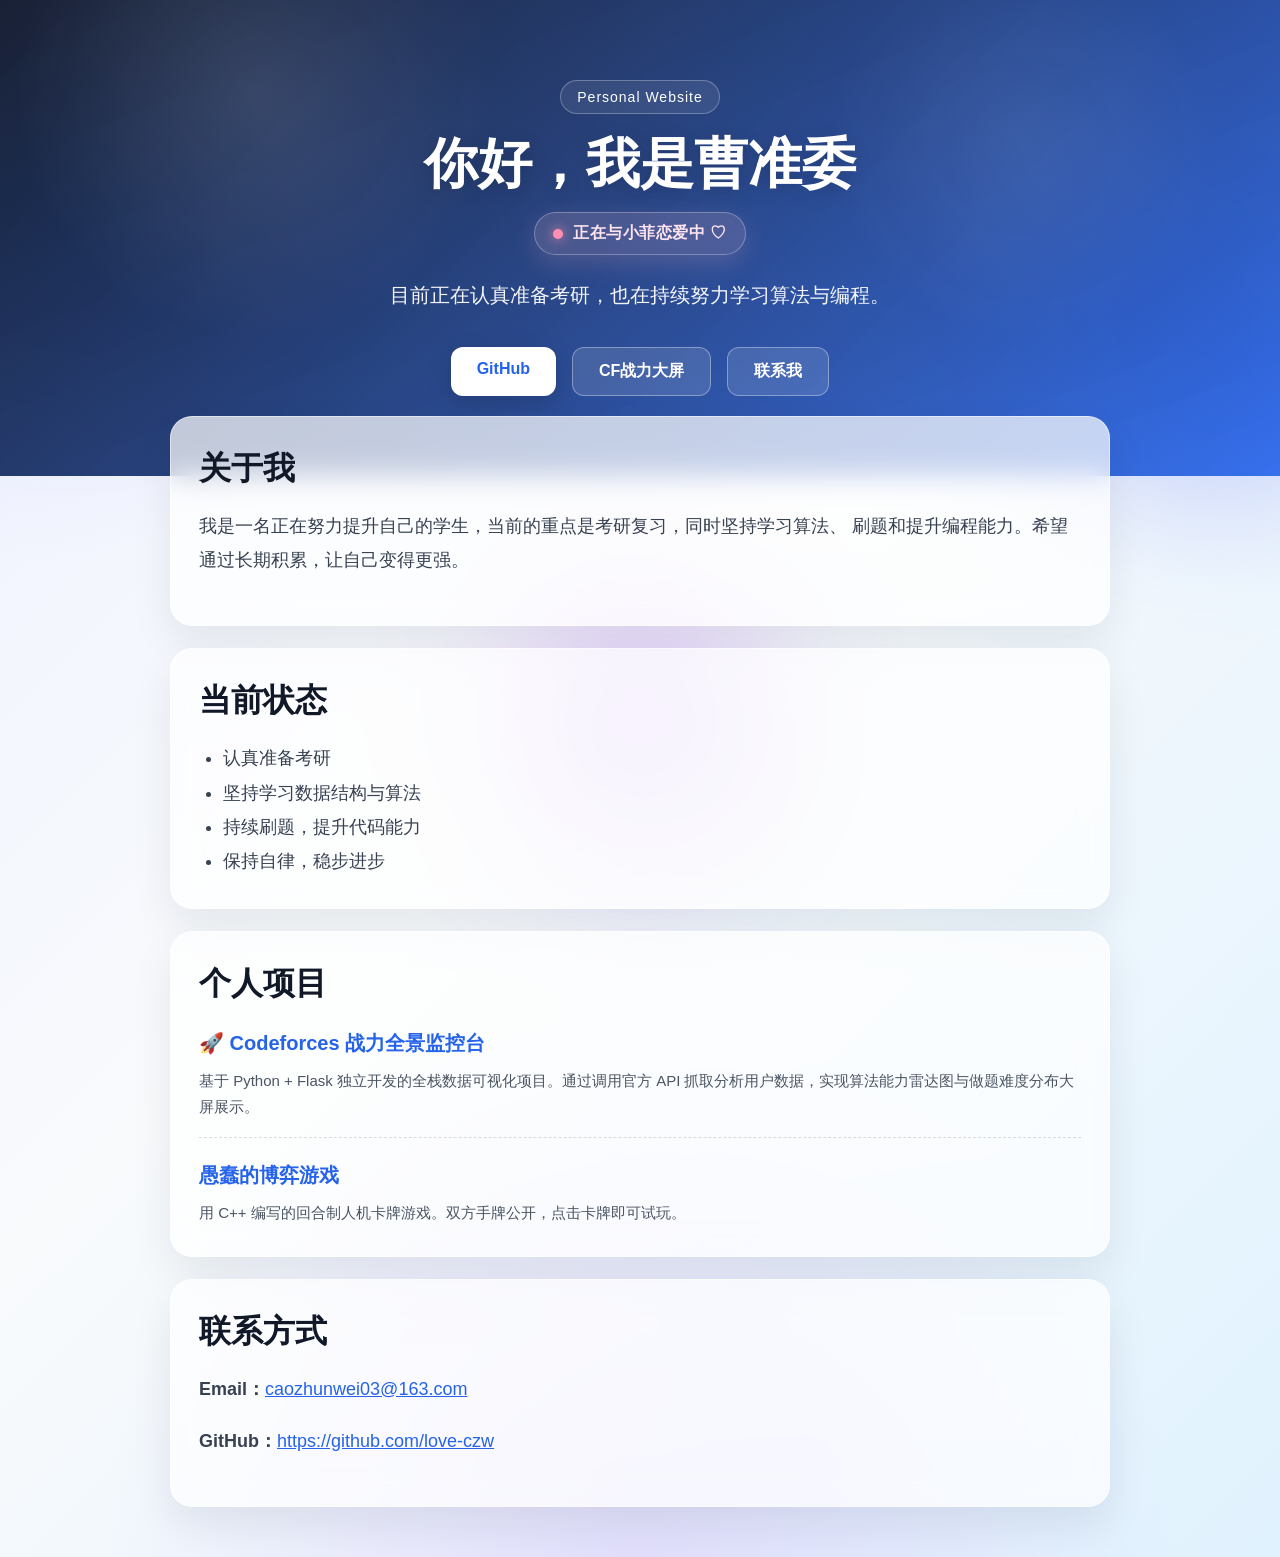
<file: index.html>
<!DOCTYPE html>
<html lang="zh-CN">
<head>
  <meta charset="UTF-8" />
  <meta name="viewport" content="width=device-width, initial-scale=1.0" />
  <title>曹准委 | 个人网站</title>
  <link rel="stylesheet" href="style.css" />
</head>
<body>
  <div class="bg-decoration bg-1"></div>
  <div class="bg-decoration bg-2"></div>
  <div class="bg-decoration bg-3"></div>

  <header class="hero">
    <div class="hero-overlay"></div>
    <div class="hero-content">
      <p class="hero-tag">Personal Website</p>
        <h1>你好，我是曹准委</h1>

        <div class="love-badge">
          <span class="love-dot"></span>
            正在与小菲恋爱中 ♡
        </div>

      <p class="hero-desc">
        目前正在认真准备考研，也在持续努力学习算法与编程。
      </p>

      <div class="hero-actions">
        <a class="btn btn-primary" href="https://github.com/love-czw" target="_blank">GitHub</a>
        <a class="btn btn-secondary" href="https://cf.caozhunwei.com" target="_blank">CF战力大屏</a>
        <a class="btn btn-secondary" href="mailto:caozhunwei03@163.com">联系我</a>
      </div>
    </div>
  </header>

  <main class="container">
    <section class="card">
      <h2>关于我</h2>
      <p>
        我是一名正在努力提升自己的学生，当前的重点是考研复习，同时坚持学习算法、
        刷题和提升编程能力。希望通过长期积累，让自己变得更强。
      </p>
    </section>

    <section class="card">
      <h2>当前状态</h2>
      <ul>
        <li>认真准备考研</li>
        <li>坚持学习数据结构与算法</li>
        <li>持续刷题，提升代码能力</li>
        <li>保持自律，稳步进步</li>
      </ul>
    </section>

    <section class="card">
      <h2>个人项目</h2>
      <ul class="project-list">
        <li>
          <a href="https://cf.caozhunwei.com" target="_blank" class="project-title">🚀 Codeforces 战力全景监控台</a>
          <span class="project-desc">基于 Python + Flask 独立开发的全栈数据可视化项目。通过调用官方 API 抓取分析用户数据，实现算法能力雷达图与做题难度分布大屏展示。</span>
        </li>
        <li>
          <a href="./game/?v=boss-1" class="project-title">愚蠢的博弈游戏</a>
          <span class="project-desc">用 C++ 编写的回合制人机卡牌游戏。双方手牌公开，点击卡牌即可试玩。</span>
        </li>
      </ul>
    </section>

    <section class="card">
      <h2>联系方式</h2>
      <p><strong>Email：</strong><a href="mailto:caozhunwei03@163.com">caozhunwei03@163.com</a></p>
      <p><strong>GitHub：</strong><a href="https://github.com/love-czw" target="_blank">https://github.com/love-czw</a></p>
    </section>
  </main>
</body>
</html>
</file>
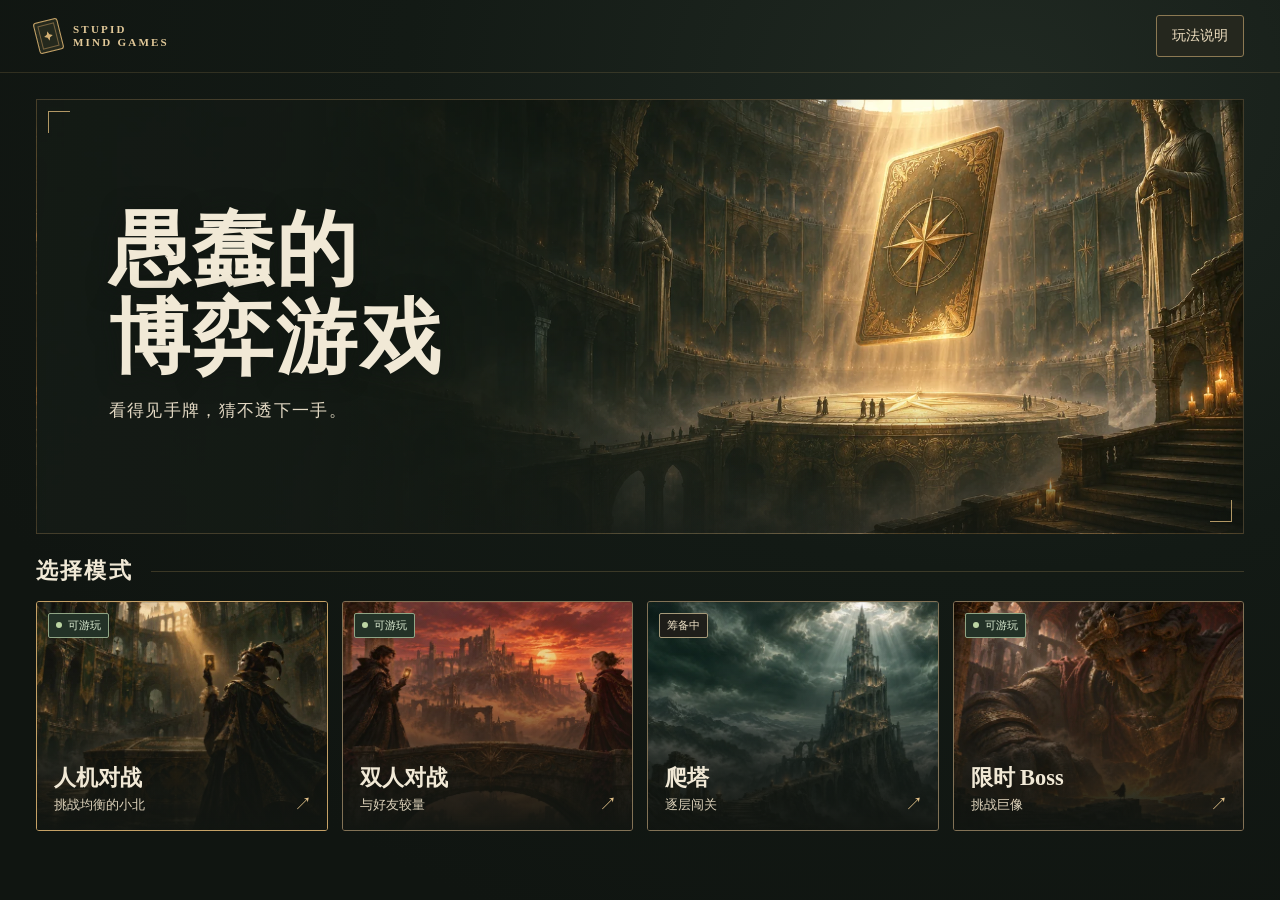
<file: game/index.html>
<!doctype html>
<html lang="zh-CN">
<head>
  <meta charset="utf-8">
  <meta name="viewport" content="width=device-width, initial-scale=1">
  <meta name="theme-color" content="#111613">
  <meta name="description" content="愚蠢的博弈游戏。手牌公开，行动暗选。选一张牌，和均衡的小北较量。">
  <title>愚蠢的博弈游戏</title>
  <link rel="icon" type="image/png" href="assets/shield-strike.png">
  <link rel="stylesheet" href="lobby.css?v=boss-1">
  <script src="lobby.js?v=boss-1" defer></script>
</head>
<body>
  <header class="topbar">
    <div class="frame topbar-inner">
      <div class="wordmark">
        <span class="seal" aria-hidden="true"></span>
        <span lang="en">STUPID<br>MIND GAMES</span>
      </div>
      <button class="rules-button" type="button" data-dialog="rules">玩法说明</button>
    </div>
  </header>

  <main class="frame lobby">
    <section class="hero" aria-labelledby="game-title">
      <div class="hero-content">
        <h1 id="game-title"><span>愚蠢的</span><span>博弈游戏</span></h1>
        <p>看得见手牌，猜不透下一手。</p>
      </div>
    </section>

    <section class="modes" aria-labelledby="modes-title">
      <h2 id="modes-title">选择模式</h2>
      <div class="mode-grid">
        <a class="mode mode-ai" href="battle.html?v=boss-1" aria-labelledby="ai-label" aria-describedby="ai-detail">
          <span class="mode-art"></span>
          <span class="mode-status"><i aria-hidden="true"></i>可游玩</span>
          <span class="mode-copy">
            <strong id="ai-label">人机对战</strong>
            <span id="ai-detail">挑战均衡的小北</span>
          </span>
          <span class="mode-arrow" aria-hidden="true">↗</span>
        </a>
        <a class="mode mode-duel" href="battle.html?mode=pvp&amp;v=boss-1"
           aria-labelledby="duel-label" aria-describedby="duel-status">
          <span class="mode-art"></span>
          <span class="mode-status" id="duel-status"><i aria-hidden="true"></i>可游玩</span>
          <span class="mode-copy">
            <strong id="duel-label">双人对战</strong>
            <span>与好友较量</span>
          </span>
          <span class="mode-arrow" aria-hidden="true">↗</span>
        </a>
        <button class="mode mode-tower" type="button" data-dialog="tower"
                aria-labelledby="tower-label" aria-describedby="tower-status">
          <span class="mode-art"></span>
          <span class="mode-status" id="tower-status">筹备中</span>
          <span class="mode-copy">
            <strong id="tower-label">爬塔</strong>
            <span>逐层闯关</span>
          </span>
          <span class="mode-arrow" aria-hidden="true">↗</span>
        </button>
        <a class="mode mode-boss" href="boss.html?v=boss-1"
                aria-labelledby="boss-label" aria-describedby="boss-status">
          <span class="mode-art"></span>
          <span class="mode-status" id="boss-status"><i aria-hidden="true"></i>可游玩</span>
          <span class="mode-copy">
            <strong id="boss-label">限时 Boss</strong>
            <span>挑战巨像</span>
          </span>
          <span class="mode-arrow" aria-hidden="true">↗</span>
        </a>
      </div>
    </section>
  </main>

  <dialog id="lobby-dialog" aria-labelledby="dialog-title" aria-describedby="dialog-description">
    <div class="dialog-art" aria-hidden="true"></div>
    <div class="dialog-body">
      <h2 id="dialog-title"></h2>
      <p id="dialog-description"></p>
      <form method="dialog">
        <button class="rules-button" type="submit" autofocus>关闭</button>
      </form>
    </div>
  </dialog>
</body>
</html>
</file>
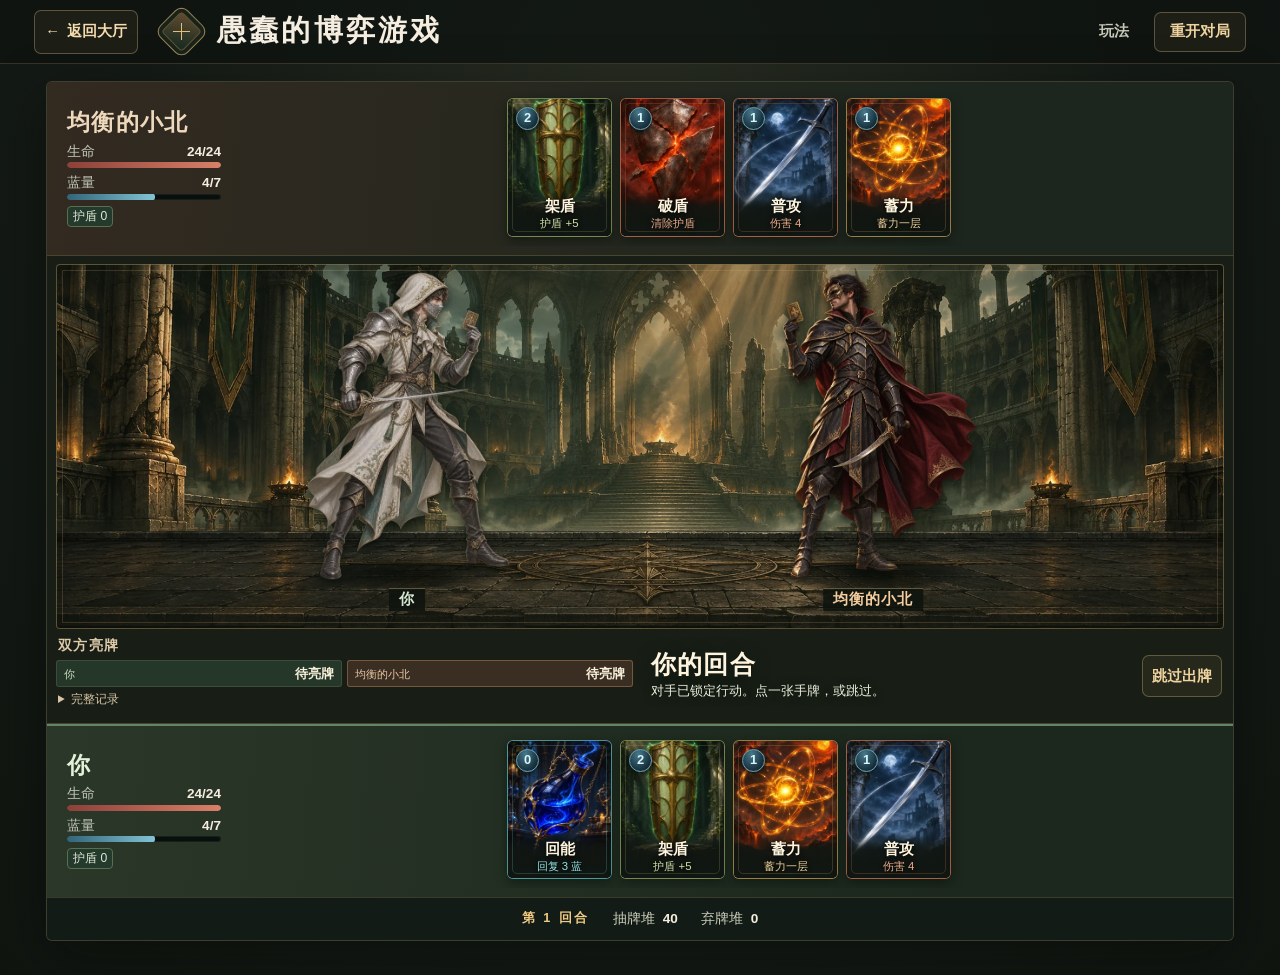
<file: game/battle.html>
<!doctype html>
<html lang="zh-CN">
<head>
  <meta charset="utf-8">
  <meta name="viewport" content="width=device-width, initial-scale=1">
  <meta name="theme-color" content="#101714">
  <meta name="room-server" content="https://131.143.181.87:8443">
  <meta name="description" content="愚蠢的博弈游戏是一款回合制人机卡牌游戏。看见对手的牌，再猜它下一手怎么打。">
  <title>人机对战 · 愚蠢的博弈游戏</title>
  <link rel="icon" type="image/png" href="assets/shield-strike.png">
  <link rel="stylesheet" href="styles.css?v=epic-3">
  <link rel="stylesheet" href="duel.css?v=hand-shield-1">
  <link rel="stylesheet" href="duel-effects.css?v=epic-3">
  <link rel="stylesheet" href="result.css?v=epic-4">
  <link rel="stylesheet" href="room.css?v=rooms-1">
  <script type="module" src="app.js?v=boss-1"></script>
</head>
<body class="duel-page">
  <header class="masthead">
    <div class="masthead-inner">
      <div class="masthead-identity">
        <a class="button button-outline battle-home" href="./?v=boss-1">
          <span aria-hidden="true">←</span> 返回大厅
        </a>
        <div class="brand">
          <span class="brand-mark" aria-hidden="true"><i></i><i></i></span>
          <h1>愚蠢的博弈游戏</h1>
        </div>
      </div>
      <div class="header-actions">
        <button class="button button-quiet" id="show-rules" type="button">玩法</button>
        <button class="button button-outline" id="restart" type="button" disabled>重开对局</button>
      </div>
    </div>
  </header>

  <main class="game-layout">
    <section class="room-panel" id="room-panel" aria-labelledby="room-title" hidden>
      <div class="room-front">
        <h2 id="room-title">双人对战</h2>
        <div id="room-access">
          <button class="button button-primary" id="room-create" type="button">创建房间</button>
          <form class="room-join" id="room-join">
            <label for="room-input">输入好友的房间码</label>
            <div class="room-field">
              <input id="room-input" name="room" type="text" maxlength="6" spellcheck="false"
                     autocomplete="off" autocapitalize="characters">
              <button class="button button-outline" type="submit">加入房间</button>
            </div>
          </form>
        </div>
        <div id="room-waiting" hidden>
          <p class="room-ticket">房间码 <strong id="room-code"></strong></p>
          <label for="room-link">邀请链接</label>
          <div class="room-field">
            <input id="room-link" type="text" readonly>
            <button class="button button-outline" id="room-copy" type="button">复制邀请</button>
          </div>
        </div>
        <p id="room-message" class="room-message" role="status"></p>
      </div>
    </section>
    <div class="room-hud" id="room-hud" hidden>
      <span id="room-hud-status">正在连接房间</span>
    </div>
    <section class="board" id="board" aria-label="卡牌战场" data-phase="loading">
      <section class="fighter fighter-computer" aria-labelledby="computer-title">
        <div class="fighter-profile">
          <h2 id="computer-title">均衡的小北</h2>
          <div id="computer-stats" class="fighter-stats"></div>
        </div>
        <div id="computer-hand" class="hand opponent-hand" aria-label="均衡的小北的手牌"></div>
      </section>

      <section class="arena" aria-label="对战区">
        <div class="duel-stage" aria-hidden="true">
          <div class="duel-unit" data-side="player">
            <div class="duel-shadow"></div>
            <div class="duel-sprite">
              <div class="fighter-charge"></div>
              <div class="duel-figure">
                <img src="assets/duel/player.webp" alt="" draggable="false">
                <div class="fighter-shield"></div>
              </div>
            </div>
            <div class="duel-ward"></div>
            <span class="duel-name">你</span>
          </div>
          <div class="duel-unit" data-side="computer">
            <div class="duel-shadow"></div>
            <div class="duel-sprite">
              <div class="fighter-charge"></div>
              <div class="duel-figure">
                <img src="assets/duel/computer.webp" alt="" draggable="false">
                <div class="fighter-shield"></div>
              </div>
            </div>
            <div class="duel-ward"></div>
            <span class="duel-name" id="duel-opponent-name">均衡的小北</span>
          </div>
          <div class="duel-effects"></div>
        </div>
        <section class="journal" aria-labelledby="journal-title">
          <div class="journal-head">
            <h2 id="journal-title">双方亮牌</h2>
          </div>
          <div class="recent-moves" aria-label="最近一次双方亮牌" aria-live="polite">
            <div class="recent-move recent-player">
              <span>你</span>
              <strong id="latest-player">待亮牌</strong>
            </div>
            <div class="recent-move recent-computer">
              <span id="recent-opponent-name">均衡的小北</span>
              <strong id="latest-computer">待亮牌</strong>
            </div>
          </div>
          <details class="journal-history">
            <summary>完整记录</summary>
            <div id="journal-scroll" class="journal-scroll" tabindex="0" aria-label="历史出牌">
              <ol class="journal-events" id="journal-events"></ol>
            </div>
          </details>
          <p class="notice" id="notice" role="status" hidden></p>
        </section>
        <div class="arena-center">
          <h2 id="phase-title" aria-live="polite" tabindex="-1">准备对局</h2>
          <p id="phase-detail" class="phase-detail">正在载入对局。</p>
          <button type="button" id="pass" class="button button-pass" hidden>跳过出牌</button>
          <button type="button" id="play-again" class="button button-primary" hidden>再开一局</button>
          <button type="button" id="retry" class="button button-outline" hidden>重新载入</button>
        </div>
      </section>

      <section class="fighter fighter-player" aria-labelledby="player-title">
        <div class="fighter-profile">
          <h2 id="player-title">你</h2>
          <div id="player-stats" class="fighter-stats"></div>
        </div>
        <div id="player-hand" class="hand player-hand" aria-label="你的手牌"></div>
      </section>
      <footer class="table-info" aria-label="回合与牌堆信息">
        <span class="turn-label" id="turn-label">第 1 回合</span>
        <span>抽牌堆 <strong id="draw-count">—</strong></span>
        <span>弃牌堆 <strong id="discard-count">—</strong></span>
      </footer>
    </section>

  </main>

  <dialog id="battle-result" aria-labelledby="result-title" aria-describedby="result-detail">
    <form class="result-review" method="dialog">
      <button class="button button-quiet" id="result-review" type="submit" autofocus>查看对局</button>
    </form>
    <div class="result-banner">
      <h2 id="result-title" lang="en"></h2>
      <p id="result-detail"></p>
      <div class="result-actions">
        <button class="button button-primary" id="result-replay" type="button">再开一局</button>
        <a class="button button-outline" id="result-home" href="./?v=boss-1">返回大厅</a>
      </div>
    </div>
  </dialog>

  <dialog id="rules">
    <div class="rules-head">
      <h2>玩法</h2>
      <form method="dialog">
        <button class="button button-quiet" type="submit">关闭</button>
      </form>
    </div>
    <p id="rules-choice">双方各 24 点血、4 点初始蓝，手牌公开。每轮开始，电脑根据双方手牌暗中锁定一张牌或跳过，然后由你选择。你选定后，双方同时亮牌。</p>
    <p id="rules-order">格挡在亮牌时对双方同时生效，本轮结束时失效。其余牌先结算你的行动，再结算电脑的行动。生命降到 0 时立即结束。各自在回合末回 1 蓝、摸 1 张，超过 6 张就弃至 6 张。</p>
    <p>蓝量上限 7，护盾先吸收伤害。牌堆摸空时，洗回弃牌堆。先把对手打到 0 血就赢。</p>
    <div class="rules-list" id="rules-list"></div>
    <a class="credit-link" href="credits.html?v=boss-1">查看美术素材来源</a>
  </dialog>
</body>
</html>
</file>
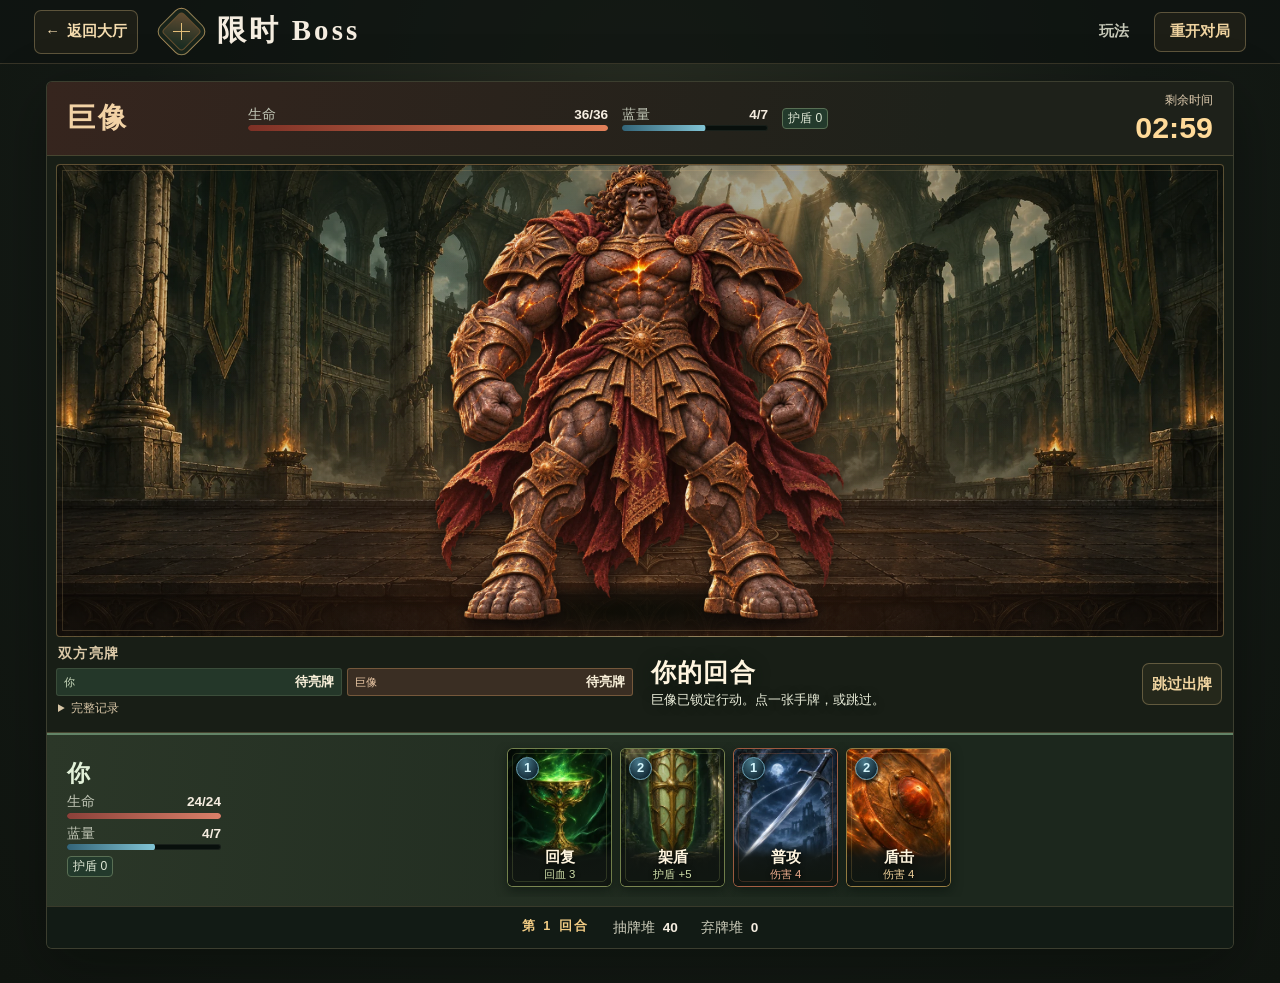
<file: game/boss.html>
<!doctype html>
<html lang="zh-CN">
<head>
  <meta charset="utf-8">
  <meta name="viewport" content="width=device-width, initial-scale=1">
  <meta name="theme-color" content="#101714">
  <meta name="description" content="三分钟内击败巨像。巨像的行动会在你出牌后揭晓。">
  <title>限时 Boss · 愚蠢的博弈游戏</title>
  <link rel="icon" type="image/png" href="assets/shield-strike.png">
  <link rel="stylesheet" href="styles.css?v=epic-3">
  <link rel="stylesheet" href="duel.css?v=hand-shield-1">
  <link rel="stylesheet" href="duel-effects.css?v=epic-3">
  <link rel="stylesheet" href="result.css?v=epic-4">
  <link rel="stylesheet" href="boss.css?v=boss-1">
  <script type="module" src="app.js?v=boss-1"></script>
</head>
<body class="duel-page boss-page">
  <header class="masthead">
    <div class="masthead-inner">
      <div class="masthead-identity">
        <a class="button button-outline battle-home" href="./?v=boss-1">
          <span aria-hidden="true">←</span> 返回大厅
        </a>
        <div class="brand">
          <span class="brand-mark" aria-hidden="true"><i></i><i></i></span>
          <h1>限时 Boss</h1>
        </div>
      </div>
      <div class="header-actions">
        <button class="button button-quiet" id="show-rules" type="button">玩法</button>
        <button class="button button-outline" id="restart" type="button" disabled>重开对局</button>
      </div>
    </div>
  </header>

  <main class="game-layout">
    <section class="board" id="board" aria-label="巨像战场" data-phase="loading">
      <section class="fighter fighter-computer boss-hud" aria-labelledby="computer-title">
        <h2 id="computer-title">巨像</h2>
        <div id="computer-stats" class="fighter-stats" hidden></div>
        <div class="boss-clock">
          <span id="boss-time-label">剩余时间</span>
          <strong id="boss-time" role="timer" aria-labelledby="boss-time-label">03:00</strong>
        </div>
      </section>

      <section class="arena" aria-label="对战区">
        <div class="duel-stage boss-stage" aria-hidden="true">
          <div class="duel-unit" data-side="player"></div>
          <div class="duel-unit boss-unit" data-side="computer">
            <div class="duel-shadow"></div>
            <div class="duel-sprite">
              <div class="fighter-charge"></div>
              <div class="duel-figure boss-figure">
                <img src="assets/duel/colossus-battle.webp" width="1080" height="1080" alt="" draggable="false" fetchpriority="high">
                <div class="fighter-shield"></div>
              </div>
            </div>
            <div class="duel-ward"></div>
          </div>
          <div class="duel-effects"></div>
        </div>
        <section class="journal" aria-labelledby="journal-title">
          <div class="journal-head">
            <h2 id="journal-title">双方亮牌</h2>
          </div>
          <div class="recent-moves" aria-label="最近一次双方亮牌" aria-live="polite">
            <div class="recent-move recent-player">
              <span>你</span>
              <strong id="latest-player">待亮牌</strong>
            </div>
            <div class="recent-move recent-computer">
              <span id="recent-opponent-name">巨像</span>
              <strong id="latest-computer">待亮牌</strong>
            </div>
          </div>
          <details class="journal-history">
            <summary>完整记录</summary>
            <div id="journal-scroll" class="journal-scroll" tabindex="0" aria-label="历史出牌">
              <ol class="journal-events" id="journal-events"></ol>
            </div>
          </details>
          <p class="notice" id="notice" role="status" hidden></p>
        </section>
        <div class="arena-center">
          <h2 id="phase-title" aria-live="polite" tabindex="-1">准备对局</h2>
          <p id="phase-detail" class="phase-detail">正在载入对局。</p>
          <button type="button" id="pass" class="button button-pass" hidden>跳过出牌</button>
          <button type="button" id="play-again" class="button button-primary" hidden>再开一局</button>
          <button type="button" id="retry" class="button button-outline" hidden>重新载入</button>
        </div>
      </section>

      <section class="fighter fighter-player" aria-labelledby="player-title">
        <div class="fighter-profile">
          <h2 id="player-title">你</h2>
          <div id="player-stats" class="fighter-stats"></div>
        </div>
        <div id="player-hand" class="hand player-hand" aria-label="你的手牌"></div>
      </section>
      <footer class="table-info" aria-label="回合与牌堆信息">
        <span class="turn-label" id="turn-label">第 1 回合</span>
        <span>抽牌堆 <strong id="draw-count">—</strong></span>
        <span>弃牌堆 <strong id="discard-count">—</strong></span>
      </footer>
    </section>

  </main>

  <dialog id="battle-result" aria-labelledby="result-title" aria-describedby="result-detail">
    <form class="result-review" method="dialog">
      <button class="button button-quiet" id="result-review" type="submit" autofocus>查看对局</button>
    </form>
    <div class="result-banner">
      <h2 id="result-title" lang="en"></h2>
      <p id="result-detail"></p>
      <div class="result-actions">
        <button class="button button-primary" id="result-replay" type="button">再开一局</button>
        <a class="button button-outline" id="result-home" href="./?v=boss-1">返回大厅</a>
      </div>
    </div>
  </dialog>

  <dialog id="rules">
    <div class="rules-head">
      <h2>玩法</h2>
      <form method="dialog">
        <button class="button button-quiet" type="submit">关闭</button>
      </form>
    </div>
    <p id="rules-choice">你有 24 点生命，巨像有 36 点。三分钟内将巨像的生命降到 0；倒计时结束时巨像仍然存活即为失败。每轮你选定后，巨像才亮出它提前锁定的行动。</p>
    <p id="rules-order">格挡在亮牌时生效，其他牌先结算你的行动，再结算巨像的行动。双方初始有 4 点蓝，各自回合末回 1 蓝并摸 1 张牌。手牌上限为 6 张。</p>
    <p>蓝量上限为 7，护盾先吸收伤害。牌堆摸空时，洗回弃牌堆。</p>
    <div class="rules-list" id="rules-list"></div>
    <a class="credit-link" href="credits.html?v=boss-1">查看美术素材来源</a>
  </dialog>
</body>
</html>
</file>
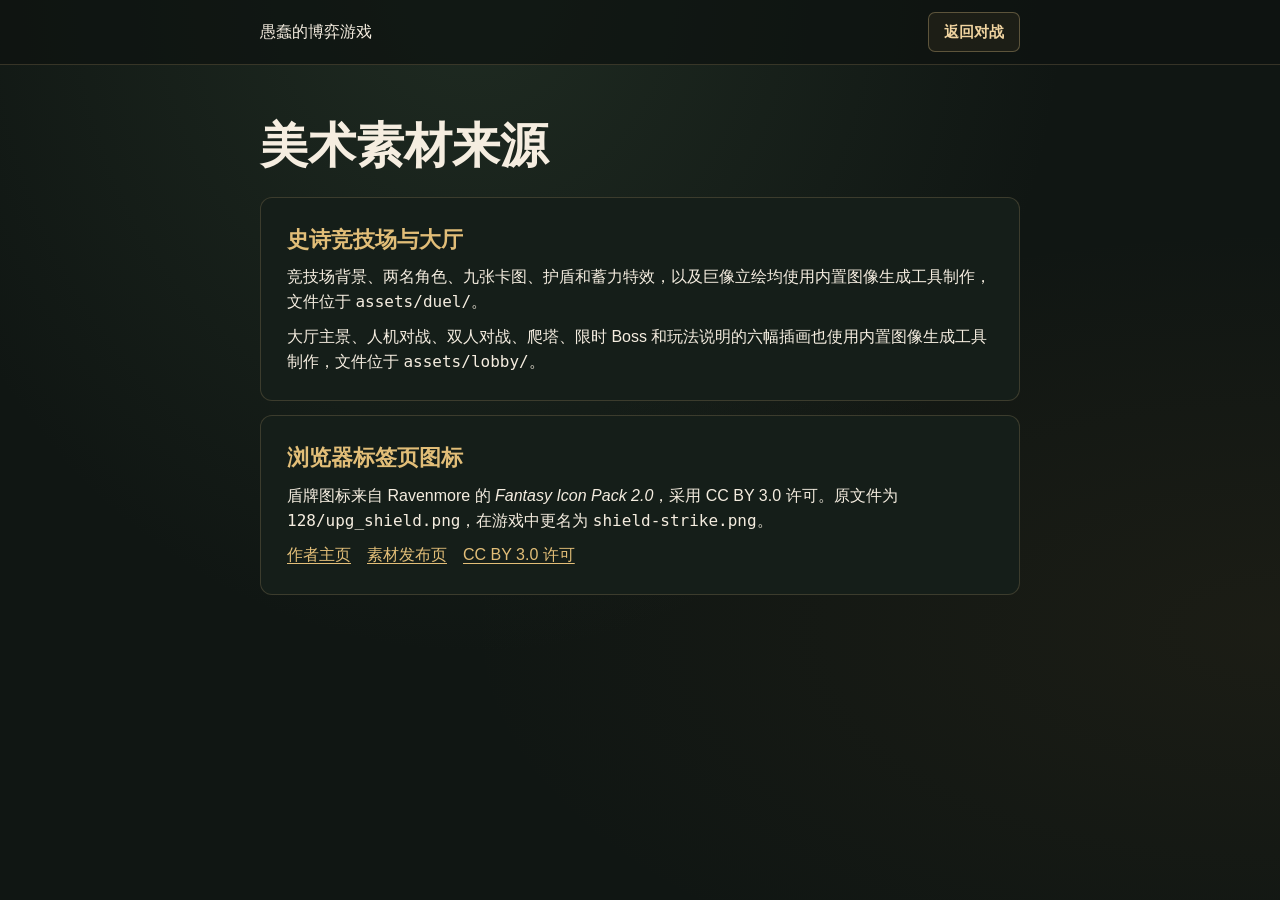
<file: game/credits.html>
<!doctype html>
<html lang="zh-CN">
<head>
  <meta charset="utf-8">
  <meta name="viewport" content="width=device-width, initial-scale=1">
  <meta name="theme-color" content="#101714">
  <title>美术素材来源</title>
  <link rel="icon" type="image/png" href="assets/shield-strike.png">
  <link rel="stylesheet" href="styles.css?v=epic-3">
  <style>
    .credits-shell {
      width: min(100% - 36px, 760px);
      margin-inline: auto;
    }
    .credits-header {
      display: flex;
      align-items: center;
      justify-content: space-between;
      gap: 16px;
      min-height: 64px;
    }
    .credits-header a {
      display: inline-flex;
      align-items: center;
      text-decoration: none;
      white-space: nowrap;
    }
    .credits-content { padding-block: clamp(24px, 5vw, 54px) 48px; }
    .credits-content h1,
    .credit-section h2 { font-family: var(--serif); }
    .credits-content h1 {
      margin: 0 0 24px;
      font-size: clamp(1.95rem, 5vw, 3rem);
      line-height: 1.12;
    }
    .credit-section {
      padding: clamp(16px, 4vw, 26px);
      margin-bottom: 14px;
      border: 1px solid var(--line);
      border-radius: 12px;
      background: var(--panel);
    }
    .credit-section h2 {
      color: var(--gold);
      font-size: 1.35rem;
      margin: 0 0 8px;
    }
    .credit-section p { margin: 0 0 10px; }
    .credit-section > :last-child { margin-bottom: 0; }
    .credit-section a { color: var(--gold); text-underline-offset: 3px; }
    .credit-links { display: flex; flex-wrap: wrap; gap: 4px 16px; }
  </style>
</head>
<body>
  <header class="masthead">
    <div class="credits-shell credits-header">
      <span>愚蠢的博弈游戏</span>
      <a class="button button-outline" href="battle.html?v=boss-1">返回对战</a>
    </div>
  </header>

  <main class="credits-shell credits-content">
    <h1>美术素材来源</h1>

    <section class="credit-section" aria-labelledby="credits-generated">
      <h2 id="credits-generated">史诗竞技场与大厅</h2>
      <p>竞技场背景、两名角色、九张卡图、护盾和蓄力特效，以及巨像立绘均使用内置图像生成工具制作，文件位于 <code>assets/duel/</code>。</p>
      <p>大厅主景、人机对战、双人对战、爬塔、限时 Boss 和玩法说明的六幅插画也使用内置图像生成工具制作，文件位于 <code>assets/lobby/</code>。</p>
    </section>

    <section class="credit-section" aria-labelledby="credits-ravenmore">
      <h2 id="credits-ravenmore">浏览器标签页图标</h2>
      <p>盾牌图标来自 Ravenmore 的 <cite>Fantasy Icon Pack 2.0</cite>，采用 CC BY 3.0 许可。原文件为 <code>128/upg_shield.png</code>，在游戏中更名为 <code>shield-strike.png</code>。</p>
      <p class="credit-links">
        <a href="https://ravenmore.itch.io/">作者主页</a>
        <a href="https://opengameart.org/node/11073">素材发布页</a>
        <a href="https://creativecommons.org/licenses/by/3.0/">CC BY 3.0 许可</a>
      </p>
    </section>
  </main>
</body>
</html>
</file>
<file: style.css>
/* =========================================
   1. 基础全局样式 (你最初设计的)
   ========================================= */
* {
  box-sizing: border-box;
}

html, body {
  margin: 0;
  padding: 0;
}

body {
  font-family: -apple-system, BlinkMacSystemFont, "PingFang SC", "Microsoft YaHei", sans-serif;
  color: #1f2937;
  background:
    radial-gradient(circle at top left, rgba(99, 102, 241, 0.18), transparent 28%),
    radial-gradient(circle at top right, rgba(59, 130, 246, 0.18), transparent 30%),
    radial-gradient(circle at bottom center, rgba(168, 85, 247, 0.14), transparent 32%),
    linear-gradient(135deg, #eef2ff 0%, #f8fafc 45%, #e0f2fe 100%);
  min-height: 100vh;
  position: relative;
  overflow-x: hidden;
}

/* 背景装饰圆圈 */
.bg-decoration {
  position: fixed;
  border-radius: 50%;
  filter: blur(80px);
  opacity: 0.45;
  z-index: 0;
  pointer-events: none;
}

.bg-1 { width: 260px; height: 260px; background: #60a5fa; top: 80px; left: -60px; }
.bg-2 { width: 300px; height: 300px; background: #818cf8; right: -80px; top: 180px; }
.bg-3 { width: 240px; height: 240px; background: #c084fc; left: 50%; bottom: 60px; transform: translateX(-50%); }

/* =========================================
   2. Hero 顶部区域样式
   ========================================= */
.hero {
  position: relative;
  z-index: 1;
  min-height: 420px;
  display: flex;
  align-items: center;
  justify-content: center;
  padding: 80px 20px;
  background:
    linear-gradient(135deg, rgba(15, 23, 42, 0.92), rgba(37, 99, 235, 0.88)),
    url('https://images.unsplash.com/photo-1516321318423-f06f85e504b3?auto=format&fit=crop&w=1600&q=80') center/cover;
  color: #fff;
  overflow: hidden;
}

.hero-overlay {
  position: absolute;
  inset: 0;
  background:
    linear-gradient(to bottom right, rgba(15, 23, 42, 0.35), rgba(37, 99, 235, 0.2)),
    radial-gradient(circle at 20% 20%, rgba(255,255,255,0.16), transparent 22%),
    radial-gradient(circle at 80% 30%, rgba(255,255,255,0.10), transparent 18%);
}

.hero-content {
  position: relative;
  z-index: 2;
  max-width: 860px;
  text-align: center;
}

.hero-tag {
  display: inline-block;
  margin: 0 0 18px;
  padding: 8px 16px;
  border: 1px solid rgba(255, 255, 255, 0.28);
  border-radius: 999px;
  background: rgba(255, 255, 255, 0.08);
  font-size: 14px;
  letter-spacing: 1px;
}

.hero h1 {
  margin: 0;
  font-size: 54px;
  line-height: 1.15;
  font-weight: 800;
  text-shadow: 0 4px 18px rgba(0, 0, 0, 0.18);
}

.hero-desc {
  margin: 22px auto 0;
  max-width: 660px;
  font-size: 20px;
  line-height: 1.8;
  color: rgba(255, 255, 255, 0.95);
}

/* 恋爱徽章 */
.love-badge {
  margin: 18px auto 0;
  display: inline-flex;
  align-items: center;
  gap: 10px;
  padding: 10px 18px;
  border-radius: 999px;
  background: rgba(255, 192, 203, 0.16);
  border: 1px solid rgba(255, 255, 255, 0.28);
  color: #ffe4ef;
  font-size: 16px;
  font-weight: 700;
  letter-spacing: 0.5px;
  box-shadow: 0 8px 24px rgba(255, 182, 193, 0.18);
  backdrop-filter: blur(10px);
  -webkit-backdrop-filter: blur(10px);
}

.love-dot {
  width: 10px;
  height: 10px;
  border-radius: 50%;
  background: #ff8fb1;
  box-shadow: 0 0 12px rgba(255, 143, 177, 0.9);
}

/* 按钮样式 */
.hero-actions {
  margin-top: 34px;
  display: flex;
  gap: 16px;
  justify-content: center;
  flex-wrap: wrap;
}

.btn {
  display: inline-block;
  padding: 13px 26px;
  border-radius: 12px;
  text-decoration: none;
  font-weight: 700;
  transition: all 0.25s ease;
}

.btn-primary { background: #ffffff; color: #2563eb; box-shadow: 0 8px 24px rgba(0, 0, 0, 0.18); }
.btn-primary:hover { transform: translateY(-2px); box-shadow: 0 12px 28px rgba(0, 0, 0, 0.22); }
.btn-secondary { background: rgba(255, 255, 255, 0.12); color: #ffffff; border: 1px solid rgba(255, 255, 255, 0.35); }
.btn-secondary:hover { transform: translateY(-2px); background: rgba(255, 255, 255, 0.2); }

/* =========================================
   3. 内容卡片区域样式 (毛玻璃效果)
   ========================================= */
.container {
  position: relative;
  z-index: 1;
  max-width: 980px;
  margin: -60px auto 50px;
  padding: 0 20px;
}

.card {
  background: rgba(255, 255, 255, 0.72);
  backdrop-filter: blur(14px);
  -webkit-backdrop-filter: blur(14px);
  border: 1px solid rgba(255, 255, 255, 0.5);
  padding: 30px 28px;
  margin-bottom: 22px;
  border-radius: 22px;
  box-shadow: 0 18px 40px rgba(15, 23, 42, 0.08);
}

.card h2 { margin-top: 0; margin-bottom: 18px; font-size: 32px; color: #111827; }
.card p, .card li { font-size: 18px; line-height: 1.9; color: #374151; }
.card ul { margin: 0; padding-left: 24px; }

a { color: #2563eb; }
a:hover { color: #1d4ed8; }

/* =========================================
   4. 新增：个人项目列表专用样式
   ========================================= */
.project-list {
  list-style: none;
  padding-left: 0 !important;
}

.project-list li {
  margin-bottom: 18px;
  padding-bottom: 18px;
  border-bottom: 1px dashed rgba(15, 23, 42, 0.15);
}

.project-list li:last-child {
  border-bottom: none;
  margin-bottom: 0;
  padding-bottom: 0;
}

.project-title {
  font-size: 20px;
  font-weight: 700;
  color: #2563eb;
  text-decoration: none;
  display: inline-block;
  margin-bottom: 6px;
  transition: all 0.2s ease;
}

.project-title:hover {
  color: #1d4ed8;
  text-decoration: underline;
}

.project-desc {
  display: block;
  font-size: 15px !important;
  color: #4b5563 !important;
  line-height: 1.7;
}

/* =========================================
   5. 响应式适配 (手机端)
   ========================================= */
@media (max-width: 768px) {
  .hero { min-height: 360px; padding: 60px 18px; }
  .hero h1 { font-size: 38px; }
  .hero-desc { font-size: 17px; }
  .container { margin-top: -40px; }
  .card h2 { font-size: 26px; }
  .card p, .card li { font-size: 16px; }
  .love-badge { font-size: 14px; padding: 9px 14px; }
}
</file>
<file: game/lobby.css>
:root {
  color-scheme: dark;
  --paper: #f1e9d6;
  --muted: #c6beac;
  --gold: #d7af71;
  --line: #4c4433;
  --serif: "Songti SC", "Noto Serif CJK SC", "Noto Serif SC", Georgia, serif;
  --sans: "PingFang SC", "Microsoft YaHei", "Noto Sans CJK SC", system-ui, sans-serif;
}

*, *::before, *::after { box-sizing: border-box; }
body {
  margin: 0;
  min-height: 100vh;
  color: var(--paper);
  font: 1rem/1.55 var(--sans);
  background: radial-gradient(ellipse at 78% 10%, #202922 0, #131a15 42%, #101511 80%);
}
button, a { -webkit-tap-highlight-color: transparent; }
button { font: inherit; }
:is(button, a):focus-visible { outline: 2px solid #f7cd8c; outline-offset: 4px; }
.frame { width: min(100% - 72px, 1320px); margin-inline: auto; }

.topbar { border-bottom: 1px solid #b0945c32; }
.topbar-inner {
  min-height: 72px;
  display: flex;
  align-items: center;
  justify-content: space-between;
  gap: 16px;
}
.wordmark {
  display: flex;
  align-items: center;
  gap: 12px;
  color: #e1c898;
  font: 600 .69rem/1.18 Georgia, serif;
  letter-spacing: .2em;
}
.seal {
  position: relative;
  width: 25px;
  height: 32px;
  border: 1px solid #c7a569;
  border-radius: 3px;
  background: #25291d;
  box-shadow: inset 0 0 0 3px #25291d, inset 0 0 0 4px #78633f;
  transform: rotate(-14deg);
}
.seal::after {
  content: "";
  position: absolute;
  inset: 10px 7px;
  background: #d3af73;
  clip-path: polygon(50% 0, 64% 35%, 100% 50%, 64% 65%, 50% 100%, 35% 65%, 0 50%, 35% 35%);
}
.rules-button {
  min-height: 42px;
  padding: 0 15px;
  border: 1px solid #8c7953;
  border-radius: 3px;
  background: #25271e;
  color: #f2e2c3;
  cursor: pointer;
  font-size: .875rem;
}
.rules-button:hover { background: #373525; }

.lobby { padding-block: 26px 48px; }
.hero {
  position: relative;
  display: grid;
  align-items: center;
  min-height: clamp(350px, 34vw, 436px);
  padding: clamp(34px, 5.6vw, 80px);
  border: 1px solid #9f845656;
  background:
    linear-gradient(90deg, #141a15f7 0%, #141a15e8 22%, #141a1582 43%, #141a1500 69%),
    linear-gradient(0deg, #121713b0, transparent 31%),
    url("assets/lobby/arena.webp") right 46% / cover,
    #212c23;
}
.hero::before, .hero::after {
  position: absolute;
  content: "";
  width: 22px;
  height: 22px;
  pointer-events: none;
}
.hero::before {
  inset: 11px auto auto 11px;
  border-top: 1px solid #b19764;
  border-left: 1px solid #b19764;
}
.hero::after {
  inset: auto 11px 11px auto;
  border-right: 1px solid #b19764;
  border-bottom: 1px solid #b19764;
}
.hero-content { position: relative; width: fit-content; }
.hero h1 {
  margin: 0;
  font: 800 clamp(3.4rem, 6.3vw, 6.25rem)/.99 var(--serif);
  letter-spacing: .035em;
  text-shadow: 0 3px 22px #1015109e;
}
.hero h1 span { display: block; }
.hero h1 span + span { margin-top: .1em; }
.hero p {
  margin: 20px 0 0;
  color: #e2d8c3;
  font-size: clamp(.94rem, 1.3vw, 1.08rem);
  letter-spacing: .08em;
}
.modes { margin-top: 23px; }
.modes h2 {
  display: flex;
  gap: 18px;
  align-items: center;
  margin: 0 0 15px;
  font: 700 1.38rem/1.3 var(--serif);
  letter-spacing: .1em;
}
.modes h2::after { content: ""; height: 1px; flex: 1; background: #b0945c43; }
.mode-grid { display: grid; grid-template-columns: repeat(4, minmax(0, 1fr)); gap: 14px; }
.mode {
  position: relative;
  isolation: isolate;
  display: flex;
  align-items: end;
  min-width: 0;
  min-height: clamp(165px, 18vw, 235px);
  padding: 15px 17px;
  overflow: hidden;
  border: 1px solid #827256;
  border-radius: 3px;
  color: var(--paper);
  background-color: #222a22;
  text-align: left;
  text-decoration: none;
  cursor: pointer;
  transition: border-color .2s ease, transform .2s ease;
}
.mode-ai { --art: url("assets/lobby/ai.webp"); border-color: #c5a166; }
.mode-duel { --art: url("assets/lobby/duel.webp"); background-color: #32231c; }
.mode-tower { --art: url("assets/lobby/tower.webp"); background-color: #242b29; }
.mode-boss { --art: url("assets/lobby/boss.webp"); background-color: #332019; }
.mode-art {
  position: absolute;
  z-index: -1;
  inset: 0;
  background: linear-gradient(0deg, #111511fa 0%, #111511bf 28%, #11151108 72%), var(--art) center 43% / cover;
  transition: transform .28s ease;
}
.mode:hover { border-color: #e8c48a; transform: translateY(-3px); }
.mode:hover .mode-art { transform: scale(1.045); }
.mode-status {
  position: absolute;
  top: 11px;
  left: 11px;
  display: inline-flex;
  align-items: center;
  gap: 6px;
  padding: 3px 7px;
  border: 1px solid #a69a7a;
  border-radius: 2px;
  color: #f1e4c9;
  background: #201e19ed;
  font-size: .69rem;
}
.mode:is(.mode-ai, .mode-duel, .mode-boss) .mode-status { border-color: #90a686; color: #e0f0d5; background: #233227; }
.mode-status i { width: 6px; height: 6px; border-radius: 50%; background: #bcd5a3; }
.mode-copy { display: grid; gap: 4px; max-width: calc(100% - 25px); }
.mode-copy strong { font: 750 clamp(1.22rem, 1.75vw, 1.7rem)/1.1 var(--serif); }
.mode-copy > span { color: #dfd4bc; font-size: .82rem; }
.mode-arrow {
  position: absolute;
  right: 15px;
  bottom: 17px;
  color: #e5c38b;
  font: 1.15rem/1 Georgia, serif;
}

dialog {
  width: min(480px, calc(100% - 32px));
  max-height: calc(100% - 32px);
  padding: 0;
  border: 1px solid #917a53;
  border-radius: 4px;
  color: var(--paper);
  background: #191e19;
}
dialog::backdrop { background: #090d0cd9; }
.dialog-art {
  height: 135px;
  background: linear-gradient(0deg, #191e19, transparent 60%), var(--dialog-art) center / cover, #263027;
}
dialog[data-panel="rules"] { --dialog-art: url("assets/lobby/cards.webp"); }
dialog[data-panel="duel"] { --dialog-art: url("assets/lobby/duel.webp"); }
dialog[data-panel="tower"] { --dialog-art: url("assets/lobby/tower.webp"); }
.dialog-body { padding: 0 24px 24px; }
.dialog-body h2 { margin: 0; font: 750 1.7rem/1.25 var(--serif); }
.dialog-body p { color: #e1d7c2; line-height: 1.7; margin: 8px 0 18px; }
.dialog-body form { display: flex; justify-content: end; }

@media (max-width: 850px) {
  .frame { width: calc(100% - 40px); }
  .mode-grid { grid-template-columns: repeat(2, minmax(0, 1fr)); }
  .mode { min-height: clamp(148px, 21vw, 178px); }
}
@media (max-width: 540px) {
  .frame { width: calc(100% - 28px); }
  .topbar-inner { min-height: 60px; }
  .seal { width: 23px; height: 28px; }
  .seal::after { inset: 8px 6px; }
  .wordmark { gap: 9px; font-size: .61rem; }
  .lobby { padding-block: 14px 26px; }
  .hero {
    min-height: clamp(282px, 79vw, 328px);
    align-items: end;
    padding: 72px 22px 24px;
    background:
      linear-gradient(0deg, #151b16 0%, #151b16ed 26%, #151b1660 64%, #151b1600 94%),
      url("assets/lobby/arena.webp") 70% top / cover,
      #212c23;
  }
  .hero h1 { font-size: clamp(2.6rem, 9.4vw, 3.55rem); }
  .hero p { margin-block: 12px 0; letter-spacing: .04em; }
  .modes { margin-top: 20px; }
  .modes h2 { margin-bottom: 11px; font-size: 1.18rem; }
  .mode-grid { gap: 9px; }
  .mode { min-height: 147px; padding: 9px 10px; }
  .mode-status { top: 8px; left: 8px; }
  .mode-arrow { right: 8px; bottom: 12px; font-size: .92rem; }
  .mode-copy { max-width: calc(100% - 14px); }
  .mode-copy strong { font-size: clamp(1.05rem, 4vw, 1.3rem); }
  .mode-copy > span { font-size: .72rem; }
}
@media (prefers-reduced-motion: reduce) {
  .mode, .mode-art { transition: none; }
  .mode:hover, .mode:hover .mode-art { transform: none; }
}
</file>
<file: game/styles.css>
:root {
  color-scheme: dark;
  --page: #101714;
  --panel: #151e19;
  --ink: #f5ede0;
  --muted: #b2b5a6;
  --gold: #e2be78;
  --gold-deep: #a47f46;
  --line: rgba(212, 181, 124, .2);
  --serif: "Instrument Serif", Georgia, "Songti SC", "Noto Serif CJK SC", serif;
  --sans: Inter, "PingFang SC", "Microsoft YaHei", "Noto Sans CJK SC", sans-serif;
  --card-width: 118px;
  --card-height: 152px;
}

* { box-sizing: border-box; }
[hidden] { display: none !important; }
html { min-width: 300px; }
body {
  margin: 0;
  min-height: 100vh;
  color: var(--ink);
  font: 1rem/1.55 var(--sans);
  background:
    radial-gradient(ellipse at 37% -3%, rgba(68, 95, 70, .29), transparent 52%),
    radial-gradient(ellipse at 100% 70%, rgba(127, 87, 39, .10), transparent 45%),
    #101613;
}
button, a { -webkit-tap-highlight-color: transparent; }
button { font: inherit; }
button:focus-visible, a:focus-visible {
  outline: 2px solid #ffdb94;
  outline-offset: 4px;
}
button:disabled { cursor: default; }

.masthead {
  border-bottom: 1px solid var(--line);
  background: rgba(14, 19, 16, .76);
}
.masthead-inner {
  min-height: 83px;
  max-width: 1424px;
  margin: auto;
  padding: 0 34px;
  display: flex;
  align-items: center;
  justify-content: space-between;
  gap: 16px;
}
.brand, .header-actions { display: flex; align-items: center; }
.brand { gap: 16px; }
.battle-home { color: inherit; text-decoration: none; }
.battle-home:hover p { color: #f4d69b; }
.brand-mark {
  width: 39px;
  height: 39px;
  position: relative;
  flex: none;
  transform: rotate(45deg);
  border: 1px solid rgba(226, 190, 120, .55);
  border-radius: 9px;
  box-shadow: inset 0 0 0 4px #17231a, inset 0 0 0 5px #644e2e;
  background: linear-gradient(145deg, #715335, #1b2d22 78%);
}
.brand-mark i {
  position: absolute;
  background: #e2be78;
  transform: rotate(45deg);
  left: 18px;
  top: 10px;
  width: 1px;
  height: 17px;
}
.brand-mark i + i { transform: rotate(-45deg); }
.brand h1 {
  font: 600 1.9rem/1.12 var(--serif);
  letter-spacing: .11em;
  margin: 1px 0 3px;
}
.brand p {
  margin: 0;
  color: #c4a77c;
  font: 600 .66rem/1.35 var(--sans);
  letter-spacing: .2em;
}
.header-actions { gap: 9px; }
.button {
  border: 1px solid transparent;
  border-radius: 7px;
  min-height: 40px;
  padding: 7px 15px;
  color: var(--ink);
  background: transparent;
  cursor: pointer;
  transition: background .17s ease, border-color .17s ease, color .17s ease, transform .17s ease;
  font-size: .92rem;
  font-weight: 650;
}
.button-quiet { color: #c6c8b8; }
.button-outline, .button-pass {
  border-color: rgba(218, 188, 129, .34);
  color: #f0d4a0;
  background: rgba(218, 178, 104, .065);
}
.button:hover:not(:disabled) {
  background: rgba(230, 195, 133, .15);
  border-color: rgba(228, 194, 132, .4);
  transform: translateY(-1px);
}
.button:active:not(:disabled) { transform: translateY(0); }
.button:disabled { opacity: .47; }
.button-primary {
  color: #1b170e;
  border-color: #e4bf7f;
  background: linear-gradient(135deg, #f2d498, #c59857);
}
.button-primary:hover:not(:disabled) {
  background: #ffdea1;
  border-color: #ffdea1;
}
.game-layout {
  max-width: 1180px;
  margin: 0 auto;
  padding: 23px 34px 34px;
}
.board, .journal {
  min-width: 0;
  border: 1px solid var(--line);
  border-radius: 15px;
  box-shadow: 0 17px 58px rgba(3, 7, 4, .34);
}
.board {
  display: grid;
  grid-template-rows: minmax(186px, auto) minmax(200px, 1fr) minmax(195px, auto) auto;
  min-height: 688px;
  overflow: hidden;
  background: #15211b;
}
.fighter {
  display: grid;
  grid-template-columns: 146px minmax(0, 1fr);
  align-items: center;
  gap: 21px;
  padding: 15px 21px;
}
.fighter-computer {
  background: linear-gradient(140deg, #28251e 8%, #1b221b 78%, #19251c 100%);
}
.fighter-player {
  background: linear-gradient(150deg, #1e3026 3%, #18271f 63%, #182219 100%);
  box-shadow: inset 0 2px 0 #638467;
}
.board[data-phase="discard"] .fighter-player { box-shadow: inset 0 2px 0 var(--gold); }
.fighter-profile h2 {
  font: 600 1.45rem/1.1 var(--serif);
  letter-spacing: .13em;
  margin: 0 0 12px;
}
.fighter-player .fighter-profile h2 { color: #e2f1d9; }
.fighter-computer .fighter-profile h2 {
  color: #eed9bd;
  letter-spacing: .055em;
}
.fighter-stats {
  display: grid;
  grid-template-columns: 1fr;
  gap: 6px;
  font-size: .85rem;
  max-width: 182px;
}
.stat-label {
  display: flex;
  justify-content: space-between;
  align-items: baseline;
  gap: .25rem;
  color: #c1c6b6;
  margin-bottom: 2px;
  line-height: 1.29;
}
.stat-label strong {
  color: var(--ink);
  font-weight: 650;
  font-variant-numeric: tabular-nums;
  font-size: .85rem;
}
.progress-track {
  overflow: hidden;
  height: 6px;
  width: 100%;
  border-radius: 20px;
  background: #080f0c;
  box-shadow: inset 0 0 0 1px rgba(216, 209, 190, .08);
}
.progress-fill {
  display: block;
  height: 100%;
  border-radius: inherit;
  width: var(--value);
  transition: width .3s ease;
}
.progress-health { background: linear-gradient(90deg, #8b4039, #da8069); }
.progress-mana { background: linear-gradient(90deg, #336478, #81c4d5); }
.stat-lower {
  display: flex;
  min-height: 20px;
  gap: 5px;
  flex-wrap: wrap;
  align-items: center;
}
.status {
  padding: 1px 5px;
  font-size: .76rem;
  line-height: 1.4;
  border-radius: 4px;
  border: 1px solid #596f54;
  background: #233a2c;
  color: #e0e8d6;
  white-space: nowrap;
}
.status-charge {
  border-color: #8e6d40;
  background: #473622;
  color: #f4dbab;
}
.status-block {
  border-color: #567a84;
  background: #253b46;
  color: #d6edf0;
}
.hand {
  min-width: 0;
  min-height: calc(var(--card-height) + 16px);
  display: flex;
  align-items: center;
  gap: 10px;
  padding: 6px 5px 9px;
  overflow-x: auto;
  scrollbar-width: thin;
  scrollbar-color: #706044 transparent;
}
.hand-empty {
  color: var(--muted);
  padding: 0 4px;
  margin: 0;
}
.card {
  --tint: #bfa162;
  --aura: 179, 144, 80;
  color: #f8edda;
  position: relative;
  flex: 0 0 var(--card-width);
  width: var(--card-width);
  height: var(--card-height);
  padding: 0;
  display: grid;
  grid-template-rows: 1fr auto;
  overflow: hidden;
  border-radius: 9px;
  border: 1px solid rgba(var(--aura), .45);
  background: radial-gradient(ellipse at 57% 31%, rgba(var(--aura), .36), transparent 67%),
              linear-gradient(152deg, #30302b, #181e1b 68%, #131b16);
  box-shadow: 0 4px 11px #07100b8a, inset 0 0 0 2px #101611;
  text-align: left;
}
.card::after {
  position: absolute;
  inset: 4px;
  pointer-events: none;
  border: 1px solid rgba(var(--aura), .17);
  border-radius: 5px;
  content: "";
}
.card[data-tone="ember"] { --tint: #edac8d; --aura: 204, 113, 76; }
.card[data-tone="iron"] { --tint: #b7d5db; --aura: 111, 168, 183; }
.card[data-tone="azure"] { --tint: #93e1e3; --aura: 91, 187, 193; }
.card[data-tone="gold"] { --tint: #efd19a; --aura: 191, 155, 79; }
.card[data-tone="violet"] { --tint: #dac8f0; --aura: 156, 115, 184; }
.card[data-tone="leaf"] { --tint: #d0dfaa; --aura: 148, 164, 94; }
.card-cost {
  color: #d5f6fc;
  position: absolute;
  z-index: 1;
  top: 8px;
  left: 8px;
  display: inline-grid;
  place-items: center;
  width: 23px;
  height: 23px;
  border-radius: 50%;
  border: 1px solid #689eb1;
  box-shadow: 0 2px 5px #0a110b;
  background: radial-gradient(ellipse at 40% 20%, #48798b, #152d39 72%);
  line-height: 1;
  font-size: .81rem;
  font-weight: 800;
  font-variant-numeric: tabular-nums;
}
.card-art {
  position: relative;
  display: grid;
  place-items: center;
  min-height: 0;
  padding: 7px 8px 0;
}
.card-art img {
  display: block;
  width: min(86%, 85px);
  height: min(92%, 88px);
  object-fit: contain;
  filter: drop-shadow(0 5px 8px #090a06c7);
  transition: transform .17s ease;
}
.card-caption {
  position: relative;
  min-height: 47px;
  display: grid;
  align-content: center;
  gap: 1px;
  padding: 3px 8px 8px;
  text-align: center;
  background: linear-gradient(transparent, #121b16 28%);
}
.card-title {
  display: block;
  color: #fff4df;
  font: 700 1rem/1.25 var(--sans);
  white-space: nowrap;
}
.card-effect {
  color: var(--tint);
  line-height: 1.25;
  font-size: .76rem;
  white-space: nowrap;
}
button.card {
  cursor: pointer;
  transition: transform .18s ease, border-color .18s ease, box-shadow .18s ease, opacity .18s ease;
}
button.card:hover:not(:disabled), button.card:focus-visible {
  transform: translateY(-4px);
  border-color: rgba(var(--aura), .92);
  box-shadow: 0 5px 18px rgba(var(--aura), .27), inset 0 0 0 2px #17251a;
}
button.card:not(:disabled):hover .card-art img { transform: scale(1.06); }
button.card:disabled { cursor: default; }
button.card.unaffordable { opacity: .66; }
button.card.unaffordable .card-cost {
  border-color: #bf806a;
  background: #482f28;
  color: #ffd0b7;
}
.board[data-phase="discard"] .player-hand .card { border-color: rgba(232, 188, 111, .66); }

.arena {
  position: relative;
  isolation: isolate;
  display: grid;
  grid-template-columns: minmax(0, 1.75fr) minmax(165px, 1fr);
  align-items: center;
  gap: 15px;
  padding: 18px 23px;
  border-block: 1px solid rgba(220, 191, 130, .24);
  background: #1a281e;
}
.arena-center {
  align-self: center;
  min-width: 0;
  min-height: 146px;
  display: flex;
  flex-direction: column;
  align-items: center;
  justify-content: center;
  text-align: center;
}
.turn-label {
  color: #f2cc84;
  font-size: .79rem;
  letter-spacing: .2em;
  font-weight: 680;
  line-height: 1.4;
}
.arena-center h2 {
  color: #fff5df;
  text-shadow: 0 3px 16px #0c160f;
  margin: 6px 0 3px;
  font: 600 clamp(1.7rem, 3.3vw, 2.7rem)/1.14 var(--serif);
  letter-spacing: .11em;
}
.phase-detail {
  max-width: 26rem;
  color: #edf0dc;
  min-height: 25px;
  margin: 4px 0 13px;
  font-size: .91rem;
  text-shadow: 0 1px 8px #121a14;
}
.arena-center .button { min-height: 35px; }
.table-info {
  display: flex;
  justify-content: center;
  align-items: center;
  flex-wrap: wrap;
  column-gap: 23px;
  row-gap: 3px;
  padding: 10px 12px;
  background: #121b15;
  border-top: 1px solid var(--line);
  color: #cbcbb9;
  font-size: .85rem;
}
.table-info strong { color: var(--ink); margin-left: 4px; font-variant-numeric: tabular-nums; }
.journal {
  display: flex;
  flex-direction: column;
  overflow: hidden;
  border-radius: 9px;
  background: radial-gradient(ellipse at 12% 3%, #2a3225, transparent 53%), #141d17ed;
}
.journal-head {
  padding: 10px 13px 7px;
  margin: 0;
}
.journal-head h2 {
  margin: 0;
  color: #f3e3c9;
  font: 600 1.24rem/1.2 var(--serif);
  letter-spacing: .1em;
}
.recent-moves {
  display: grid;
  grid-template-columns: repeat(2, minmax(0, 1fr));
  gap: 7px;
  padding: 0 12px;
}
.recent-move {
  display: grid;
  gap: 4px;
  padding: 9px 11px;
  min-width: 0;
  border: 1px solid #61735860;
  border-radius: 6px;
  background: #26392bee;
}
.recent-move span { color: #cfdfc1; font-size: .85rem; line-height: 1.2; }
.recent-move strong { color: #f8efd9; font-size: 1.1rem; line-height: 1.2; overflow-wrap: anywhere; }
.recent-computer { border-color: #b486537b; background: #473529bc; }
.recent-computer span { color: #edcaa7; }
.journal-history summary {
  min-height: 37px;
  padding: 8px 13px;
  cursor: pointer;
  color: #d7c5a6;
  font-size: .85rem;
}
.journal-scroll {
  max-height: 134px;
  padding: 0 12px 10px;
  overflow-y: auto;
  flex: 1;
  scrollbar-width: thin;
  scrollbar-color: #716b52 transparent;
}
.journal-events {
  margin: 0;
  padding: 0;
  display: grid;
  gap: 7px;
  list-style: none;
}
.journal-event {
  display: grid;
  grid-template-columns: 1fr;
  gap: 3px;
  padding: 9px 11px 10px;
  background: #2433286b;
  border: 1px solid #61735838;
  border-left: 2px solid #99b88d;
  border-radius: 6px;
}
.journal-event[data-side="computer"] {
  background: #30292171;
  border-color: #8b6a4a48;
  border-left-color: #c98f68;
}
.journal-event[data-side="system"] {
  border-color: #8b7b554b;
  border-left-color: #c4a472;
  background: #3a342371;
}
.actor {
  color: #b4cfa4;
  font-size: .75rem;
  font-weight: 750;
  line-height: 1.3;
  letter-spacing: .07em;
}
.journal-event[data-side="computer"] .actor { color: #eac0a2; }
.journal-event[data-side="system"] .actor { color: #dec597; }
.event-text {
  color: #e4e7d9;
  font-size: .91rem;
  line-height: 1.42;
  overflow-wrap: anywhere;
  margin: 0;
}
.notice {
  margin: 0 13px 14px;
  padding: 9px 10px;
  color: #ffdcc2;
  border: 1px solid #885c49;
  border-radius: 7px;
  background: #432d24;
  font-size: .88rem;
  overflow-wrap: anywhere;
}

dialog {
  color: var(--ink);
  border: 1px solid #8e7350;
  border-radius: 13px;
  width: min(570px, calc(100% - 28px));
  max-height: 82vh;
  padding: 19px 21px 22px;
  overflow: auto;
  background: #18251e;
  box-shadow: 0 18px 70px #090c08;
}
dialog::backdrop { background: #080d0add; }
.rules-head { display: flex; justify-content: space-between; align-items: center; }
.rules-head h2 { font: 600 1.7rem/1.2 var(--serif); margin: 0; }
dialog p { color: #dee2d1; margin: 1rem 0; }
.rules-list { display: grid; gap: 0; border-top: 1px solid var(--line); margin-top: 1rem; }
.rule {
  display: grid;
  grid-template-columns: minmax(82px, auto) 1fr;
  column-gap: 10px;
  padding: 8px 0;
  border-bottom: 1px solid var(--line);
  min-height: 40px;
}
.rule strong { align-self: start; color: #efd4a3; font-size: .91rem; }
.rule span { color: #e3e7db; font-size: .91rem; }
.credit-link { display: inline-block; margin-top: 16px; color: #e7c48e; }

@media (max-width: 1200px) {
  .fighter { grid-template-columns: 126px minmax(0, 1fr); gap: 16px; }
  :root { --card-width: 108px; --card-height: 146px; }
}
@media (max-width: 620px) {
  :root { --card-height: clamp(96px, 26vw, 128px); }
  .masthead-inner { min-height: 55px; padding-inline: 15px; }
  .brand { gap: 9px; }
  .brand-mark { width: 28px; height: 28px; }
  .brand-mark i { left: 13px; top: 7px; height: 13px; }
  .brand h1 { font-size: 1.4rem; }
  .brand p { font-size: .54rem; letter-spacing: .13em; }
  .header-actions { gap: 3px; }
  .header-actions .button { min-height: 44px; font-size: .86rem; padding: 5px 9px; }
  .game-layout { padding: 9px 10px 18px; }
  .board { min-height: 0; grid-template-rows: repeat(4, auto); border-radius: 11px; }
  .fighter {
    display: block;
    min-width: 0;
    padding: 8px 8px 3px;
  }
  .fighter-profile { margin: 0 3px 2px; }
  .fighter-profile h2 { font-size: 1.12rem; margin: 0 0 4px; }
  .fighter-stats {
    grid-template-columns: repeat(2, minmax(0, 1fr)) minmax(3rem, .8fr);
    align-items: center;
    gap: 7px;
    max-width: none;
    font-size: .79rem;
  }
  .stat-label strong { font-size: .79rem; }
  .progress-track { height: 5px; }
  .stat-lower { gap: 2px 3px; }
  .status { font-size: .71rem; padding-inline: 4px; }
  .hand {
    --hand-gap: 6px;
    min-height: calc(var(--card-height) + 13px);
    gap: var(--hand-gap);
    padding: 6px 3px 7px;
    scroll-padding-inline: 3px;
    scroll-snap-type: x proximity;
    overscroll-behavior-x: contain;
  }
  .hand .card {
    --card-width: min(101px, calc((100% - 4 * var(--hand-gap) - 5px) / 4));
    scroll-snap-align: start;
  }
  .card::after { inset: 3px; }
  .card-cost { top: 5px; left: 5px; width: 20px; height: 20px; font-size: .75rem; }
  .card-art { padding: 6px 4px 0; }
  .card-caption { min-height: 37px; padding: 3px 2px 5px; }
  .card-title { font-size: .94rem; }
  .card-effect { font-size: .72rem; }
  .arena {
    grid-template-columns: minmax(0, 1fr);
    gap: 4px;
    padding: 8px;
  }
  .arena-center {
    display: grid;
    grid-template-columns: minmax(0, 1fr) auto;
    grid-template-rows: auto auto;
    min-height: 0;
    padding: 2px 5px;
    column-gap: 8px;
    text-align: left;
  }
  .arena-center h2 { grid-column: 1; grid-row: 1; font-size: 1.16rem; letter-spacing: .055em; margin: 0; }
  .board[data-phase="finished"] .arena-center h2 { font-size: 1.22rem; letter-spacing: .03em; }
  .phase-detail { grid-column: 1; grid-row: 2; min-height: 0; font-size: .79rem; line-height: 1.3; margin: 2px 0; }
  .arena-center .button { grid-column: 2; grid-row: 1 / span 2; min-height: 44px; padding: 4px 10px; font-size: .85rem; }
  .turn-label { font-size: .71rem; }
  .table-info { padding: 8px 6px; column-gap: 13px; font-size: .78rem; }
  .journal-head { padding: 8px 9px 6px; }
  .journal-head h2 { font-size: 1.08rem; }
  .recent-moves { padding-inline: 8px; }
  .recent-move { padding: 7px 8px; }
  .recent-move span { font-size: .79rem; }
  .recent-move strong { font-size: 1rem; }
  .journal-history summary { min-height: 40px; padding: 9px; }
  .journal-scroll { max-height: 106px; padding: 0 8px 8px; }
}
@media (max-width: 420px) {
  .masthead-inner { padding-inline: 12px; gap: 8px; }
  .brand h1 { font-size: 1.08rem; letter-spacing: .025em; }
  .brand p, .header-actions .button { white-space: nowrap; }
  .header-actions { flex: none; }
  .header-actions .button { padding-inline: 6px; }
}
@media (max-width: 350px) {
  .masthead-inner { padding-inline: 9px; gap: 6px; }
  .brand { gap: 7px; }
  .brand-mark { width: 22px; height: 22px; }
  .brand-mark i { left: 10px; top: 4px; }
  .card-effect { font-size: .67rem; }
}
@media (hover: none) and (pointer: coarse) {
  button.card:hover:not(:disabled) { transform: none; }
  button.card:not(:disabled):hover .card-art img { transform: none; }
}
@media (prefers-reduced-motion: reduce) {
  *, *::before, *::after { transition: none !important; animation: none !important; }
}

@media (max-width: 620px) {
  .hand[data-crowded="true"] {
    --fan-card-width: clamp(72px, 22vw, 108px);
    --card-height: clamp(102px, 28vw, 128px);
    gap: 0;
    isolation: isolate;
    scroll-snap-type: none;
  }

  .hand[data-crowded="true"] .card {
    --card-width: var(--fan-card-width);
    z-index: 0;
  }

  /* Keep the first six card faces within the hand's visible width. */
  .hand[data-crowded="true"] .card + .card {
    margin-inline-start: min(0px, calc((100% - var(--fan-card-width) - 1px) / var(--spread-steps, 5) - var(--fan-card-width)));
  }

  .hand[data-crowded="true"] .card:not(:last-child, :focus-visible) .card-art {
    justify-items: start;
    padding: 26px 0 0 6px;
  }

  .hand[data-crowded="true"] .card:not(:last-child, :focus-visible) .card-art img {
    width: clamp(25px, 8vw, 44px);
    height: min(100%, 40px);
  }

  .hand[data-crowded="true"] .card:not(:last-child, :focus-visible) .card-caption {
    grid-template-columns: minmax(0, 1fr);
    padding-inline: 6px 2px;
    text-align: left;
  }

  .hand[data-crowded="true"] .card:not(:last-child, :focus-visible) .card-effect {
    overflow: hidden;
    visibility: hidden;
  }

  .hand[data-crowded="true"] button.card.unaffordable {
    opacity: 1;
  }

  .hand[data-crowded="true"] button.card.unaffordable .card-art img {
    opacity: .64;
  }

  .hand[data-crowded="true"] button.card:hover:not(:disabled) {
    transform: none;
  }

  .hand[data-crowded="true"] button.card:focus-visible {
    z-index: 1;
    outline-offset: 0;
    transform: translateY(-3px);
  }
}
</file>
<file: game/duel.css>
.duel-page {
  --card-width: clamp(82px, 8.6vw, 105px);
  --card-height: clamp(111px, 11vw, 139px);
  --player-x: 30%;
  --computer-x: 70%;
  background: radial-gradient(ellipse at 50% 14%, #282d22, #141a15 55%, #101510 100%);
}
.duel-page .masthead-inner { min-height: 63px; }
.masthead-identity { display: flex; align-items: center; gap: clamp(10px, 2vw, 24px); }
.duel-page .battle-home {
  display: inline-flex;
  flex: none;
  align-items: center;
  justify-content: center;
  min-width: 104px;
  min-height: 44px;
  gap: 7px;
  padding-inline: 10px;
  color: #f6ddaf;
  white-space: nowrap;
}
.duel-page .battle-home:hover { background: #403823; border-color: #d5b173; }
.masthead-identity .brand h1 { font-size: clamp(1.05rem, 2.25vw, 1.8rem); }
.duel-page .game-layout { max-width: 1256px; padding-top: 17px; }
.duel-page .board { min-height: 0; grid-template-rows: auto auto auto auto; border-radius: 6px; }
.duel-page .fighter {
  gap: clamp(9px, 2vw, 24px);
  grid-template-columns: minmax(118px, 154px) minmax(0, 1fr);
  padding: 9px 20px;
}
.duel-page .fighter-computer { background: linear-gradient(95deg, #332a20, #1d261e 75%); }
.duel-page .fighter-player { background: linear-gradient(95deg, #2b3728, #1c271d 75%); }
.duel-page .fighter-profile h2 { font-size: clamp(1.03rem, 1.8vw, 1.45rem); margin-bottom: 7px; }
.duel-page .hand { justify-content: safe center; gap: 8px; }

.duel-page .card {
  display: flex;
  align-items: end;
  isolation: isolate;
  border-radius: 6px;
  border-color: rgba(var(--aura), .74);
}
.duel-page .card::after { z-index: 1; border-color: rgba(var(--aura), .24); }
.duel-page .card-art {
  position: absolute;
  inset: 0;
  display: block;
  padding: 0;
  z-index: -2;
}
.duel-page .card-art img {
  width: 100%;
  height: 100%;
  object-fit: cover;
  object-position: center 43%;
  filter: none;
}
.duel-page .card-caption {
  width: 100%;
  min-height: 39px;
  padding: 5px 4px 5px;
  background: linear-gradient(0deg, #101611 18%, #111612de 66%, #12181000);
  text-shadow: 0 1px 5px #030502;
}
.duel-page .card-title { color: #fff5df; font: 750 .94rem/1.2 var(--serif); }
.duel-page .card-effect { font-size: .71rem; }
.duel-page button.card.unaffordable { opacity: .76; }
.duel-page .player-hand button.card[data-committed="true"] {
  z-index: 2;
  border-color: #f0ca85;
  outline: 2px solid #e4b96a;
  outline-offset: -3px;
  box-shadow: 0 0 11px #e7bb6f8f;
}

.duel-page .progress-fill {
  width: 100%;
  transform: scaleX(var(--fill, 0));
  transform-origin: left center;
  transition: transform .24s ease-out;
}

.duel-page .arena {
  align-items: center;
  grid-template-columns: minmax(0, 1fr) minmax(230px, 1fr);
  gap: 8px 14px;
  padding: 8px 9px;
  background: #181e16;
}

.duel-stage {
  --duel-background: url("assets/duel/scene.webp");
  position: relative;
  isolation: isolate;
  grid-column: 1 / -1;
  min-height: clamp(248px, 30vw, 365px);
  overflow: hidden;
  border: 1px solid #b4996077;
  border-radius: 4px;
  background:
    linear-gradient(0deg, #121710a8 0%, transparent 31%, #11160f22 80%, #14191163),
    var(--duel-background) center 62% / cover,
    #283427;
}
.duel-stage::before {
  position: absolute;
  z-index: 1;
  inset: 5px;
  border: 1px solid #d8b57b30;
  content: "";
  pointer-events: none;
}
.duel-unit {
  --accent: #d5e5d1;
  --direction: 1;
  position: absolute;
  inset: auto auto 11% var(--player-x);
  width: min(27%, 230px);
  height: 85%;
  transform: translateX(-50%);
}
.duel-unit[data-side="computer"] {
  --accent: #f5cc9d;
  --direction: -1;
  left: var(--computer-x);
}
.duel-sprite {
  position: absolute;
  inset: 0;
  display: grid;
  place-items: end center;
  container-type: size;
  transform-origin: center bottom;
  transition: filter .25s ease, opacity .25s ease, transform .25s ease;
}
.duel-figure {
  position: absolute;
  inset: auto auto 0 50%;
  width: min(100%, calc(100cqh * 473 / 710));
  aspect-ratio: 473 / 710;
  transform: translateX(-50%);
}
.duel-sprite img {
  position: relative;
  width: 100%;
  height: 100%;
  min-height: 0;
  object-fit: contain;
  object-position: center bottom;
  filter: drop-shadow(0 5px 5px #070d07ab);
}
.duel-unit[data-defeated="true"] .duel-sprite {
  opacity: .38;
  filter: grayscale(.92);
  transform: translateY(8%) skewX(-8deg) scale(.88);
}
.duel-shadow {
  position: absolute;
  left: 10%;
  bottom: -1%;
  width: 80%;
  height: 11%;
  border-radius: 50%;
  background: radial-gradient(ellipse, #060a05bd 12%, #0a0d0a72 54%, transparent 72%);
}
.duel-name {
  position: absolute;
  z-index: 1;
  top: 100%;
  left: 50%;
  transform: translateX(-50%);
  padding: 1px 10px;
  border-top: 1px solid #c4af756e;
  color: var(--accent);
  background: #0c130ed6;
  font: 700 clamp(.73rem, 1.2vw, .94rem)/1.32 var(--serif);
  letter-spacing: .06em;
  white-space: nowrap;
}
.fighter-charge {
  position: absolute;
  left: 50%;
  bottom: -1%;
  width: 111%;
  height: 78%;
  opacity: 0;
  transform: translateX(-50%);
  transition: opacity .2s ease-out;
  pointer-events: none;
}
.duel-unit[data-charged="true"] .fighter-charge,
.duel-unit[data-acting="charge"] .fighter-charge { opacity: 1; }
.fighter-charge::before,
.fighter-charge::after {
  position: absolute;
  content: "";
}
.fighter-charge::before {
  inset: 0;
  transform-origin: center bottom;
  background: url("assets/duel/fighter-embers.webp") center bottom / 100% 100% no-repeat;
}
.fighter-charge::after {
  inset: 0;
  background:
    radial-gradient(circle at 19% 58%, #ffe3a2 1.5px, transparent 3px),
    radial-gradient(circle at 12% 77%, #ff984b 1.25px, transparent 2.75px),
    radial-gradient(circle at 24% 36%, #ffab4c 1.25px, transparent 2.75px),
    radial-gradient(circle at 81% 46%, #ffe3a2 1.5px, transparent 3px),
    radial-gradient(circle at 90% 68%, #ff8945 1.25px, transparent 2.75px),
    radial-gradient(circle at 75% 17%, #ffc475 1.25px, transparent 2.75px);
}
.fighter-shield {
  position: absolute;
  z-index: 2;
  top: 29%;
  left: 82%;
  width: 38%;
  aspect-ratio: 227 / 320;
  opacity: 0;
  transform: translate(-50%, -50%) rotate(-12deg);
  background: url("assets/duel/fighter-ward.webp") center / contain no-repeat;
  filter: drop-shadow(0 0 4px #86eed766);
  transition: opacity .15s ease-out;
  pointer-events: none;
}
.duel-unit[data-side="computer"] .fighter-shield {
  top: 26%;
  left: 11%;
  transform: translate(-50%, -50%) scaleX(-1) rotate(-12deg);
}
.duel-unit[data-shielded="true"] .fighter-shield { opacity: 1; }
.duel-ward {
  position: absolute;
  z-index: 2;
  inset: 12% 4% 4%;
  border: 1px solid #9ce0b49c;
  border-radius: 52%;
  background: radial-gradient(ellipse, transparent 50%, #77cc981d);
  opacity: 0;
  pointer-events: none;
  transition: opacity .15s ease;
}
.duel-unit[data-guard="true"] .duel-ward {
  border-color: #d8f6ff;
  box-shadow: 0 0 20px #85d4ffaa, inset 0 0 21px #5fb5e08c;
  background: radial-gradient(ellipse, transparent 32%, #73b9e43f);
  opacity: .92;
}

@media (prefers-reduced-motion: no-preference) {
  .duel-unit:is([data-charged="true"], [data-acting="charge"]) .fighter-charge::before {
    animation: charge-flicker .9s ease-in-out infinite alternate;
  }
  .duel-unit:is([data-charged="true"], [data-acting="charge"]) .fighter-charge::after {
    animation: charge-embers 1.6s ease-out infinite;
  }
}
@media (prefers-reduced-motion: reduce) {
  .fighter-charge, .fighter-shield { transition: none; }
}
@keyframes charge-flicker {
  from { transform: scale(.98, .96); opacity: .86; }
  to { transform: scale(1.025, 1.04); opacity: 1; }
}
@keyframes charge-embers {
  0% { transform: translateY(6%); opacity: .1; }
  30% { opacity: 1; }
  100% { transform: translateY(-16%); opacity: 0; }
}

.duel-page .journal {
  align-self: stretch;
  border: 0;
  border-radius: 0;
  box-shadow: none;
  background: transparent;
}
.duel-page .journal-head { padding: 1px 2px 5px; }
.duel-page .journal-head h2 { color: #dbc9a8; font-size: .87rem; }
.duel-page .recent-moves { padding: 0; gap: 5px; }
.duel-page .recent-move {
  display: flex;
  justify-content: space-between;
  flex-wrap: wrap;
  gap: 2px 7px;
  align-items: baseline;
  padding: 5px 7px;
  border-radius: 3px;
}
.duel-page .recent-move span { font-size: .71rem; }
.duel-page .recent-move strong { font-size: .82rem; }
.duel-page .journal-history summary { min-height: 28px; padding: 3px 2px; font-size: .74rem; }
.duel-page .arena-center {
  min-height: 0;
  display: grid;
  grid-template: auto auto / minmax(0, 1fr) auto;
  gap: 2px 9px;
  justify-content: stretch;
  text-align: left;
  padding-inline: 4px 2px;
}
.duel-page .arena-center h2 {
  grid-column: 1;
  grid-row: 1;
  margin: 0;
  font-size: clamp(1.15rem, 2vw, 1.55rem);
  letter-spacing: .05em;
}
.duel-page .phase-detail {
  grid-column: 1;
  grid-row: 2;
  min-height: 0;
  margin: 0;
  font-size: .81rem;
}
.duel-page .arena-center .button {
  grid-column: 2;
  grid-row: 1 / span 2;
  min-height: 42px;
  padding: 4px 9px;
  white-space: nowrap;
}

@media (max-width: 620px) {
  .duel-page { --player-x: 27%; --computer-x: 73%; --card-height: clamp(88px, 25vw, 115px); }
  .duel-page .masthead-inner { min-height: 54px; }
  .masthead-identity .brand-mark { display: none; }
  .duel-page .game-layout { padding: 8px 8px 15px; }
  .duel-page .fighter { padding: 6px 7px 2px; }
  .duel-page .fighter-profile h2 { margin-bottom: 3px; }
  .duel-page .hand { justify-content: flex-start; gap: 6px; }
  .duel-page .card-title { font-size: .84rem; }
  .duel-page .card-effect { font-size: .65rem; }
  .duel-page .card-caption { min-height: 33px; }
  .duel-page .hand[data-crowded="true"] { --card-height: clamp(90px, 25vw, 118px); gap: 0; }
  .duel-page .hand[data-crowded="true"] .card:not(:last-child, :focus-visible) .card-art { padding: 0; }
  .duel-page .hand[data-crowded="true"] .card:not(:last-child, :focus-visible) .card-art img { width: 100%; height: 100%; }
  .duel-page .arena { grid-template-columns: minmax(0, 1fr); gap: 3px; padding: 5px 6px 6px; }
  .duel-stage {
    --duel-background: url("assets/duel/scene-mobile.webp");
    min-height: clamp(168px, 49vw, 238px);
  }
  .duel-unit { width: 38%; height: 84%; }
  .duel-page .journal-head { padding: 1px 2px 4px; }
  .duel-page .recent-move { padding: 4px 6px; }
  .duel-page .arena-center { padding: 0 2px; }
  .duel-page .arena-center .button { min-height: 44px; }
  .duel-page .table-info { padding-block: 6px; }
}
@media (max-width: 420px) {
  .masthead-identity .brand {
    position: absolute;
    width: 1px;
    height: 1px;
    overflow: hidden;
    clip-path: inset(50%);
    white-space: nowrap;
  }
}
</file>
<file: game/duel-effects.css>
.duel-effects {
  position: absolute;
  z-index: 3;
  inset: 0;
  pointer-events: none;
}
.duel-stage[data-actor="player"] { --origin: var(--player-x); --flight: calc(var(--computer-x) - var(--player-x)); --mirror: 1; }
.duel-stage[data-actor="computer"] { --origin: var(--computer-x); --flight: calc(var(--player-x) - var(--computer-x)); --mirror: -1; }
.duel-effects [data-side="player"] { left: var(--player-x); }
.duel-effects [data-side="computer"] { left: var(--computer-x); }
.duel-stage[data-effect="normal-attack"] { --energy: #cbf5ff; --edge: #748ec5; }
.duel-stage[data-effect="block"] { --energy: #c9f4ff; --edge: #5db7e1; }
.duel-stage[data-effect="restore-mana"] { --energy: #aedefe; --edge: #4b8fff; }
.duel-stage[data-effect="shield-strike"] { --energy: #ffdea3; --edge: #d17d36; }
.duel-stage[data-effect="break-shield"] { --energy: #ffb4a0; --edge: #cf4d30; }
.duel-stage[data-effect="raise-shield"] { --energy: #e2f6b7; --edge: #80bb74; }
.duel-stage[data-effect="exchange"] { --energy: #efd3ff; --edge: #a477d0; }
.duel-stage[data-effect="heal"] { --energy: #d4ffcd; --edge: #5cce81; }
.duel-stage[data-effect="charge"] { --energy: #ffe5a7; --edge: #e5a74e; }

.duel-projectile {
  display: none;
  position: absolute;
  top: 48%;
  left: var(--origin);
  width: 100%;
  height: 0;
}
.duel-projectile::before {
  content: "";
  position: absolute;
  left: 0;
  width: clamp(50px, 13%, 164px);
  height: clamp(20px, 4vw, 52px);
  transform: translate(-50%, -50%) scaleX(var(--mirror));
  background: linear-gradient(90deg, transparent, var(--edge) 32%, var(--energy) 88%, #fff9e5 98%);
  clip-path: polygon(0 66%, 49% 50%, 89% 13%, 100% 4%, 83% 46%, 42% 78%);
}
.duel-stage:is([data-effect="normal-attack"], [data-effect="shield-strike"], [data-effect="break-shield"]) .duel-projectile {
  display: block;
  animation: duel-travel 345ms cubic-bezier(.37, .02, .42, 1) both;
}
.duel-stage[data-effect="shield-strike"] .duel-projectile::before {
  width: clamp(43px, 10%, 125px);
  height: clamp(27px, 5vw, 58px);
  clip-path: polygon(0 50%, 64% 3%, 86% 9%, 100% 48%, 90% 78%, 68% 99%);
}
.duel-stage[data-effect="break-shield"] .duel-projectile::before {
  clip-path: polygon(0 62%, 42% 32%, 34% 59%, 85% 17%, 73% 49%, 100% 36%, 60% 83%, 69% 60%, 25% 83%, 33% 63%);
}
.duel-impact {
  position: absolute;
  top: 47%;
  width: clamp(44px, 16%, 141px);
  aspect-ratio: 1;
  border: 2px solid var(--energy);
  border-radius: 50%;
  background: radial-gradient(ellipse, transparent 44%, color-mix(in srgb, var(--edge), transparent 55%) 68%, transparent 71%);
  box-shadow: 0 0 18px var(--edge), inset 0 0 22px var(--edge);
  animation: duel-impact 370ms ease-out both;
}
.duel-stage:is([data-effect="normal-attack"], [data-effect="shield-strike"], [data-effect="break-shield"]) .duel-impact {
  animation-delay: 115ms;
  animation-duration: 275ms;
}
.duel-stage:is([data-result="block"], [data-result="shield"]) .duel-impact {
  --energy: #d5faff;
  --edge: #65b7eb;
  aspect-ratio: .76;
  background: repeating-radial-gradient(ellipse at center, transparent 0 15%, #aaddff50 17%, transparent 22%);
}
.duel-stage[data-result="hit"] .duel-impact {
  border: 0;
  background: conic-gradient(from 18deg, transparent 0 8%, var(--energy) 9% 11%, transparent 14% 28%,
    var(--edge) 31% 34%, transparent 38% 62%, var(--energy) 64% 65%, transparent 68% 85%, var(--edge) 89% 94%, transparent 96%);
  clip-path: polygon(50% 3%, 56% 33%, 91% 17%, 70% 45%, 100% 55%, 69% 62%, 84% 96%, 52% 76%, 31% 99%, 33% 68%, 0 60%, 28% 48%, 7% 18%, 42% 35%);
}
.duel-stage[data-effect="break-shield"][data-result="clear"] .duel-impact {
  border: 0;
  clip-path: polygon(1% 12%, 43% 36%, 41% 0, 61% 27%, 93% 9%, 73% 45%, 100% 63%, 60% 62%, 75% 99%, 40% 73%, 16% 99%, 24% 58%, 0 47%, 32% 46%);
  background: repeating-conic-gradient(transparent 0% 11%, var(--edge) 15%, var(--energy) 18%, transparent 22%);
}
.duel-stage[data-effect="block"] .duel-impact {
  aspect-ratio: .8;
  border-width: 3px;
  background: repeating-radial-gradient(ellipse at center, #6aaadd19 0 15%, #aaddff6a 17%, transparent 23%);
}
.duel-stage[data-effect="raise-shield"] .duel-impact {
  border: 0;
  aspect-ratio: .76;
  clip-path: polygon(50% 2%, 96% 20%, 88% 66%, 73% 86%, 50% 99%, 27% 86%, 12% 66%, 4% 20%);
  background: linear-gradient(135deg, var(--energy), #528a5363 36%, var(--energy) 44%, #88d99375 67%, var(--energy));
}
.duel-stage[data-effect="restore-mana"] .duel-impact {
  border-style: double;
  border-width: 5px;
  background: repeating-conic-gradient(from 30deg, transparent 0 62deg, var(--energy) 69deg, transparent 89deg);
  animation-name: duel-rise;
}
.duel-stage[data-effect="heal"] .duel-impact {
  border: 0;
  border-radius: 0;
  clip-path: polygon(37% 4%, 63% 4%, 63% 36%, 95% 36%, 95% 63%, 63% 63%, 63% 96%, 37% 96%, 37% 63%, 5% 63%, 5% 36%, 37% 36%);
  background: radial-gradient(ellipse, #f5ffee, var(--edge));
  animation-name: duel-rise;
}
.duel-stage[data-effect="exchange"] .duel-impact {
  width: clamp(20px, 4%, 37px);
  aspect-ratio: .72;
  border-radius: 3px;
  background: linear-gradient(145deg, #d8b5ef, #352245 68%);
  animation-name: duel-rise;
}
.duel-stage[data-effect="exchange"] .duel-impact::before,
.duel-stage[data-effect="exchange"] .duel-impact::after {
  content: "";
  position: absolute;
  width: 100%;
  height: 100%;
  border: 1px solid #edcefa;
  border-radius: 3px;
  background: #5d397d;
}
.duel-stage[data-effect="exchange"] .duel-impact::before { transform: translate(-60%, 7%) rotate(-24deg); }
.duel-stage[data-effect="exchange"] .duel-impact::after { transform: translate(54%, 7%) rotate(24deg); }
.duel-stage[data-effect="charge"] .duel-impact {
  border: 3px double #ffe7ad;
  background: radial-gradient(ellipse, #fff3c4 0 7%, #ffb964ad 12%, transparent 35%, #fdbc734f 60%, transparent 65%);
  animation-name: duel-gather;
}

.duel-result {
  position: absolute;
  top: 22%;
  min-width: max-content;
  max-width: 90%;
  padding: 3px 7px;
  border: 1px solid color-mix(in srgb, var(--energy), transparent 48%);
  border-radius: 3px;
  color: var(--energy);
  background: #111910ed;
  font: 750 clamp(.79rem, 1.55vw, 1.08rem)/1.28 var(--sans);
  text-shadow: 0 1px 4px #10140e;
  animation: duel-label 400ms ease-out both;
}
.duel-stage[data-result="block"] .duel-result,
.duel-stage[data-result="shield"] .duel-result { --energy: #d2f5ff; }
.duel-stage[data-result="hit"] .duel-result { --energy: #ffd3be; }

.duel-unit:is([data-acting="normal-attack"], [data-acting="shield-strike"], [data-acting="break-shield"]) .duel-sprite {
  animation: duel-lunge 368ms ease-out both;
}
.duel-unit:is([data-acting="block"], [data-acting="raise-shield"]) .duel-sprite { animation: duel-brace 365ms ease-out both; }
.duel-unit:is([data-acting="charge"], [data-acting="restore-mana"], [data-acting="heal"], [data-acting="exchange"]) .duel-sprite {
  animation: duel-cast 370ms ease-out both;
}
.duel-unit[data-affected="hit"] .duel-sprite { animation: duel-recoil 245ms 120ms ease-out both; }

@keyframes duel-travel {
  0%, 15% { opacity: 0; transform: translate3d(0, 0, 0); }
  32% { opacity: 1; }
  65% { opacity: 1; transform: translate3d(var(--flight), 0, 0); }
  100% { opacity: 0; transform: translate3d(var(--flight), 0, 0); }
}
@keyframes duel-impact {
  0% { opacity: 0; transform: translate(-50%, -50%) scale(.38); }
  27% { opacity: .93; }
  100% { opacity: 0; transform: translate(-50%, -50%) scale(1.3); }
}
@keyframes duel-rise {
  0% { opacity: 0; transform: translate(-50%, -18%) scale(.45) rotate(-10deg); }
  35%, 63% { opacity: .9; }
  100% { opacity: 0; transform: translate(-50%, -85%) scale(1) rotate(5deg); }
}
@keyframes duel-gather {
  0% { opacity: 0; transform: translate(-50%, -50%) scale(1.52) rotate(-42deg); }
  31%, 70% { opacity: 1; }
  100% { opacity: 0; transform: translate(-50%, -50%) scale(.38) rotate(20deg); }
}
@keyframes duel-label {
  0%, 14% { opacity: 0; transform: translate(-50%, 10px); }
  35%, 78% { opacity: 1; }
  100% { opacity: 0; transform: translate(-50%, -15px); }
}
@keyframes duel-lunge {
  0%, 100% { transform: none; }
  20% { transform: translateX(calc(var(--direction) * -5%)) rotate(calc(var(--direction) * -4deg)); }
  47% { transform: translateX(calc(var(--direction) * 24%)) rotate(calc(var(--direction) * 7deg)); }
  70% { transform: translateX(calc(var(--direction) * 16%)); }
}
@keyframes duel-brace {
  0%, 100% { transform: none; }
  48% { transform: scale(.98, .94) translateX(calc(var(--direction) * -5%)); }
}
@keyframes duel-cast {
  0%, 100% { transform: none; }
  50% { transform: translateY(-3%) scale(1.03); }
}
@keyframes duel-recoil {
  0%, 100% { transform: none; }
  33% { transform: translateX(calc(var(--direction) * -10%)) rotate(calc(var(--direction) * -4deg)); }
}

@media (prefers-reduced-motion: reduce) {
  .duel-effects { display: none; }
}
</file>
<file: game/result.css>
#battle-result {
  --result-art: url("assets/duel/scene.webp");
  --result-title: #f6d796;
  --result-line: #c69651b3;
  --result-glow: #74502638;
  --result-shade: #14150ff2;
  position: fixed;
  inset: 0;
  width: 100%;
  max-width: none;
  height: 100%;
  height: 100dvh;
  max-height: none;
  margin: 0;
  padding: clamp(16px, 5vw, 64px);
  overflow: auto;
  border: 0;
  border-radius: 0;
  background: radial-gradient(ellipse at center, var(--result-glow), var(--result-shade) 79%),
    linear-gradient(0deg, #0c100cf5 3%, #15180eac 37%, #10161094 70%, #0d100dbb),
    var(--result-art) center / cover, #111510;
  color: var(--ink);
}
#battle-result[open] {
  display: grid;
  place-items: center;
  animation: result-appear .24s ease-out both;
}
#battle-result[data-outcome="defeat"] {
  --result-title: #ebbbb3;
  --result-line: #ad6b63b0;
  --result-glow: #68292854;
  --result-shade: #180e10f7;
}
.result-review {
  position: absolute;
  inset: max(16px, env(safe-area-inset-top)) max(16px, env(safe-area-inset-right)) auto auto;
  z-index: 1;
}
.result-review .button { min-height: 44px; }
.result-banner {
  width: min(100%, 940px);
  margin-block: 48px 18px;
  padding: clamp(28px, 6vw, 70px) 3px;
  border-block: 1px solid var(--result-line);
  text-align: center;
  background: radial-gradient(ellipse at center, #11130df0, #12140e41 72%, transparent);
}
#result-title {
  margin: 0;
  padding-inline-start: .06em;
  color: var(--result-title);
  font: 700 clamp(2.45rem, 12vw, 9rem)/1 Georgia, "Times New Roman", serif;
  letter-spacing: .06em;
  text-shadow: 0 2px 0 #160f0b, 0 6px 28px #030502, 0 0 30px var(--result-glow);
}
#result-detail {
  margin: 14px 0 clamp(22px, 4vw, 38px);
  color: #eee3ce;
  font-weight: 650;
  font-size: clamp(.94rem, 2.2vw, 1.28rem);
}
.result-actions {
  display: flex;
  flex-wrap: wrap;
  justify-content: center;
  gap: 10px;
}
.result-actions .button {
  display: inline-flex;
  min-width: 104px;
  min-height: 46px;
  align-items: center;
  justify-content: center;
  text-decoration: none;
}
#battle-result[data-outcome="defeat"] .button-primary {
  background: #d79689;
  border-color: #e7aea3;
}
#battle-result[data-outcome="defeat"] .button-primary:hover:not(:disabled) { background: #f0b8ad; }
@keyframes result-appear {
  from { opacity: 0; }
  to { opacity: 1; }
}
@media (max-width: 620px) {
  #battle-result { --result-art: url("assets/duel/scene-mobile.webp"); }
}
@media (prefers-reduced-motion: reduce) {
  #battle-result[open] { animation: none; }
}
</file>
<file: game/room.css>
.room-panel {
  min-height: clamp(410px, 62vh, 665px);
  display: grid;
  align-items: center;
  padding: clamp(18px, 6vw, 78px);
  border: 1px solid #a8875155;
  border-radius: 6px;
  background: linear-gradient(90deg, #131810f5 5%, #141911ed 34%, #13181036 86%),
    url("assets/lobby/duel.webp") 64% 50% / cover, #181b14;
}
.room-front { width: min(100%, 360px); }
.room-front h2 {
  color: #fff0d0;
  margin: 0 0 22px;
  font: 750 clamp(2.6rem, 7vw, 5rem)/1.1 var(--serif);
  letter-spacing: .04em;
}
.room-front label { display: block; margin-bottom: 6px; color: #ddcba8; font-size: .9rem; }
.room-front .button { min-height: 44px; white-space: nowrap; }
.room-join { margin-top: 20px; }
.room-field { display: grid; grid-template-columns: minmax(0, 1fr) auto; gap: 8px; }
.room-field input {
  min-width: 0;
  background: #141b15e8;
  color: var(--ink);
  border: 1px solid #a98d576f;
  padding: 6px 9px;
  border-radius: 4px;
  font: 1rem/1.5 var(--sans);
}
.room-field input:focus-visible { outline: 2px solid #f3c781; outline-offset: 2px; }
#room-input { text-transform: uppercase; letter-spacing: .14em; }
.room-ticket { margin: 0 0 18px; color: #f8e6c5; }
.room-ticket strong {
  display: block;
  font: 700 clamp(1.5rem, 7vw, 2.5rem)/1.35 Georgia, serif;
  letter-spacing: .14em;
}
.room-message { min-height: 24px; color: #efcf93; font-size: .91rem; }
.room-hud {
  margin-bottom: 8px;
  padding: 6px 9px;
  background: #202a1e;
  border: 1px solid #a991585e;
  border-radius: 4px;
  color: #f0d5a3;
  font-size: .82rem;
  text-align: center;
}
@media (max-width: 600px) {
  .room-panel {
    align-items: end;
    background: linear-gradient(0deg, #141a13 3%, #151a13eb 36%, #13181055 86%),
      url("assets/lobby/duel.webp") center / cover, #181b14;
  }
}
</file>
<file: game/boss.css>
.boss-page {
  --player-x: 22%;
  --computer-x: 50%;
}
.boss-page .boss-hud {
  display: grid;
  grid-template-columns: minmax(72px, .45fr) minmax(0, 2.1fr) minmax(80px, .55fr);
  align-items: center;
  gap: 10px 20px;
  background: linear-gradient(100deg, #36251e, #1e211a 76%);
}
.boss-hud h2 {
  margin: 0;
  color: #f2d2a5;
  font: 750 clamp(1.28rem, 2.2vw, 1.85rem)/1.16 var(--serif);
  letter-spacing: .12em;
  white-space: nowrap;
}
.boss-hud .fighter-stats {
  grid-template-columns: minmax(90px, 2.1fr) minmax(58px, .85fr) minmax(4.2rem, 1.25fr);
  max-width: none;
  align-items: center;
  gap: 14px;
}
.boss-hud .progress-health { background: linear-gradient(90deg, #7d3025, #e28059); }
.boss-clock {
  display: grid;
  justify-items: end;
  justify-self: end;
  color: #decbae;
  font-size: .78rem;
  white-space: nowrap;
}
.boss-clock strong {
  color: #ffda99;
  font-size: clamp(1.25rem, 2.7vw, 1.9rem);
  font-variant-numeric: tabular-nums;
  line-height: 1.16;
}
.boss-clock strong[data-urgent="true"] { color: #ff9b80; }

.boss-stage {
  min-height: clamp(348px, 37vw, 500px);
  background:
    radial-gradient(ellipse at 50% 75%, #99452042, transparent 60%),
    linear-gradient(0deg, #130d09c0, transparent 48%, #14191170),
    var(--duel-background) center 62% / cover,
    #27261b;
}
.boss-stage .duel-unit[data-side="player"] { display: none; }
.boss-stage .boss-unit[data-side="computer"] {
  inset: auto auto 1% var(--computer-x);
  width: min(90%, 640px);
  height: 98%;
}
.boss-stage .boss-unit .duel-sprite img {
  filter: drop-shadow(0 7px 9px #0e0907cf);
}
.boss-stage .boss-figure {
  width: min(100%, 100cqh);
  aspect-ratio: 1;
}
.boss-unit .duel-shadow { left: 21%; width: 58%; }
.boss-unit .fighter-charge { width: min(100%, 480px); }
.boss-stage .boss-unit .fighter-shield {
  top: 53%;
  left: 18%;
  width: clamp(44px, 24%, 128px);
  transform: translate(-50%, -50%) rotate(-12deg);
}
.boss-unit .duel-ward { inset: 9% 14% 0; }

@media (max-width: 700px) {
  .boss-page .boss-hud {
    grid-template-columns: minmax(0, 1fr) auto;
    gap: 3px 14px;
    padding: 7px 12px;
  }
  .boss-hud h2 { grid-area: 1 / 1; }
  .boss-hud .fighter-stats {
    grid-area: 2 / 1;
    grid-template-columns: minmax(0, 1.3fr) minmax(0, .7fr);
    gap: 3px 8px;
  }
  .boss-hud .stat-lower { grid-column: 1 / -1; min-height: 0; }
  .boss-clock { grid-area: 1 / 2 / span 2; }
  .boss-stage { min-height: clamp(229px, 71vw, 388px); }
  .boss-stage .boss-unit[data-side="computer"] { width: 100%; }
}
</file>
